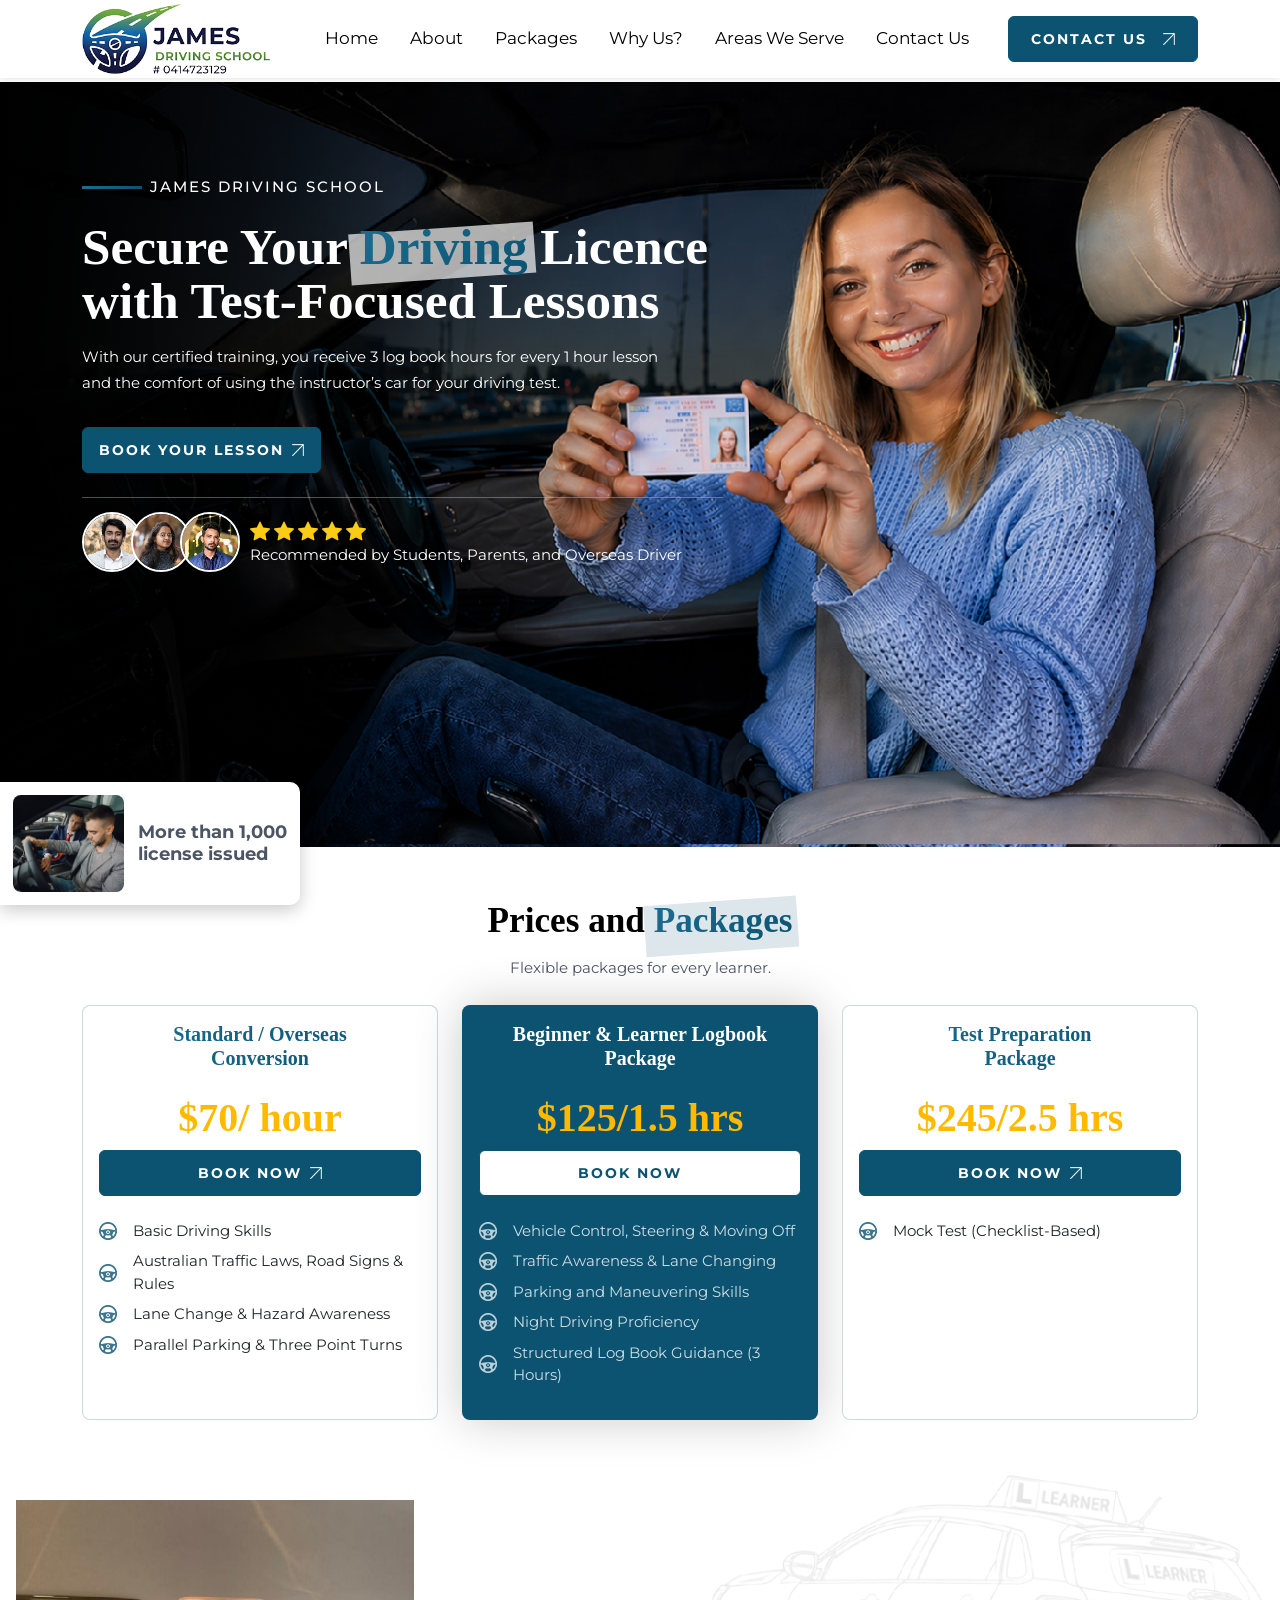
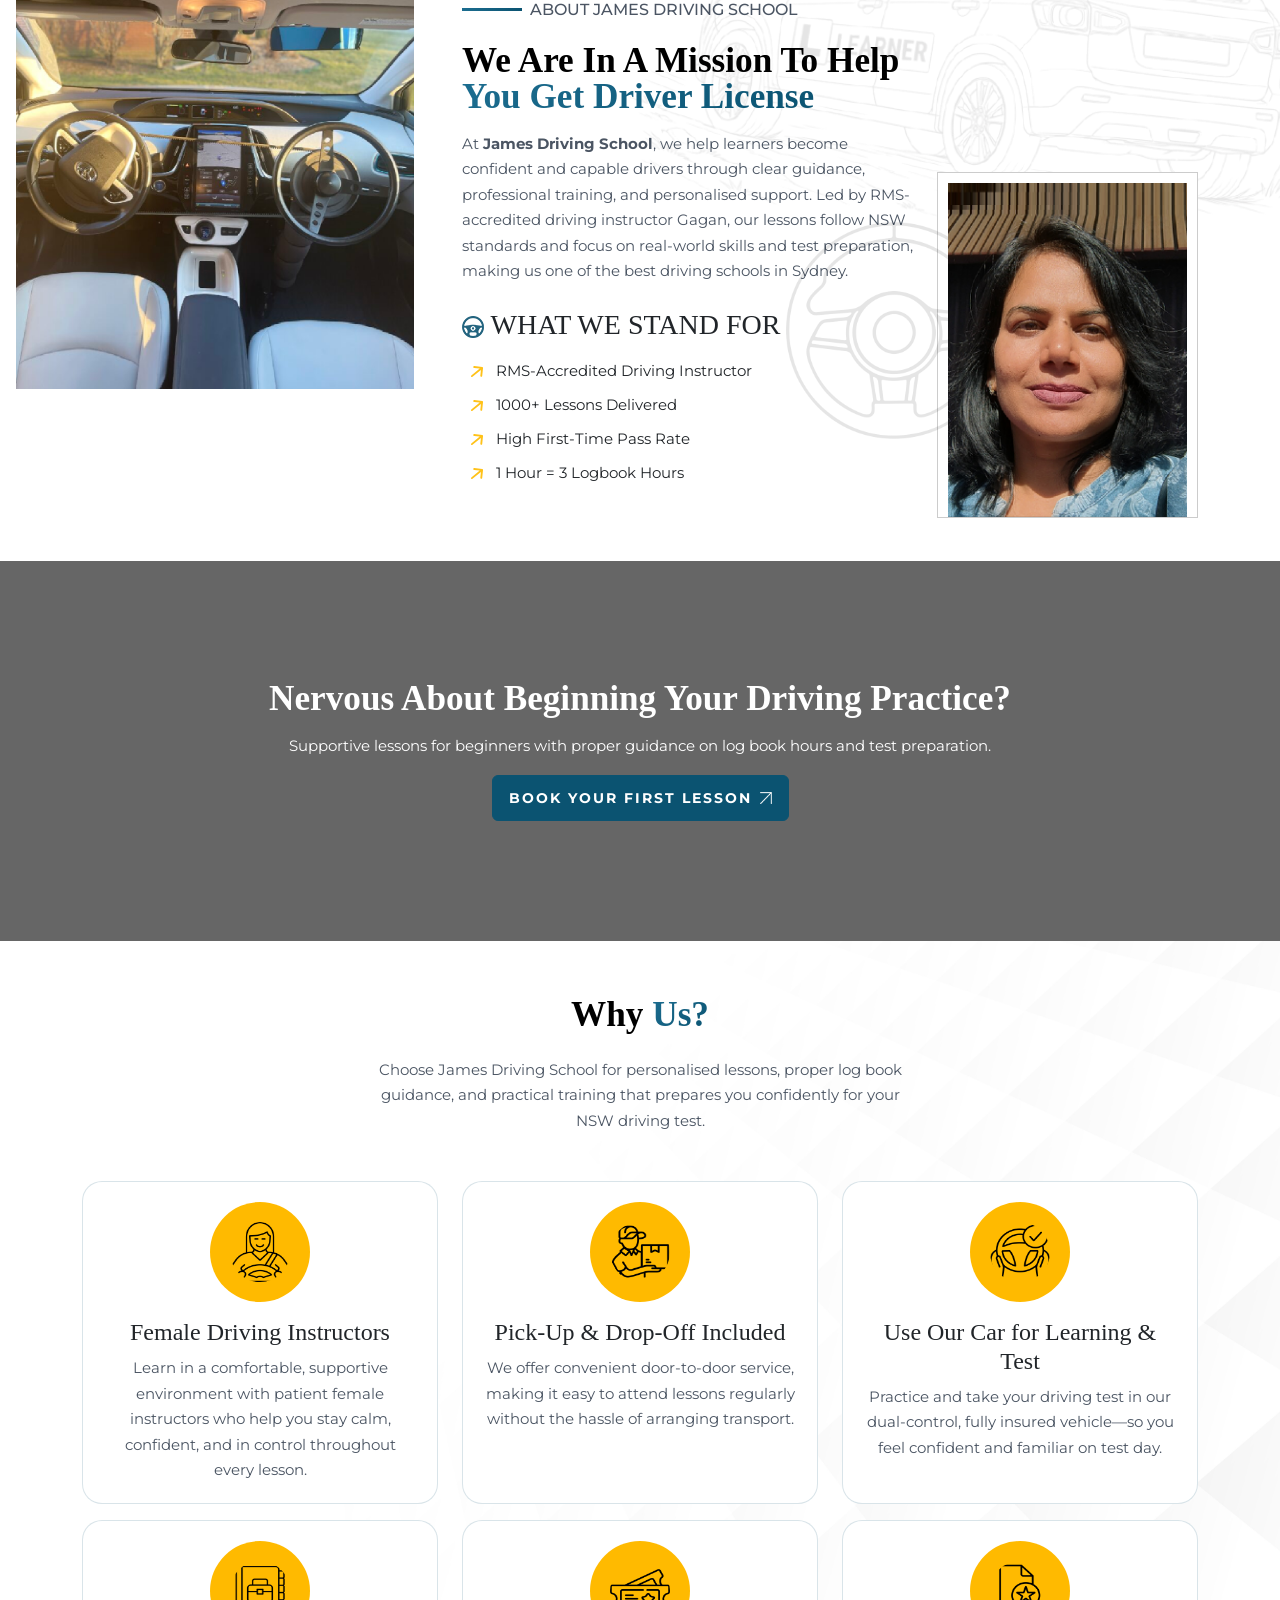
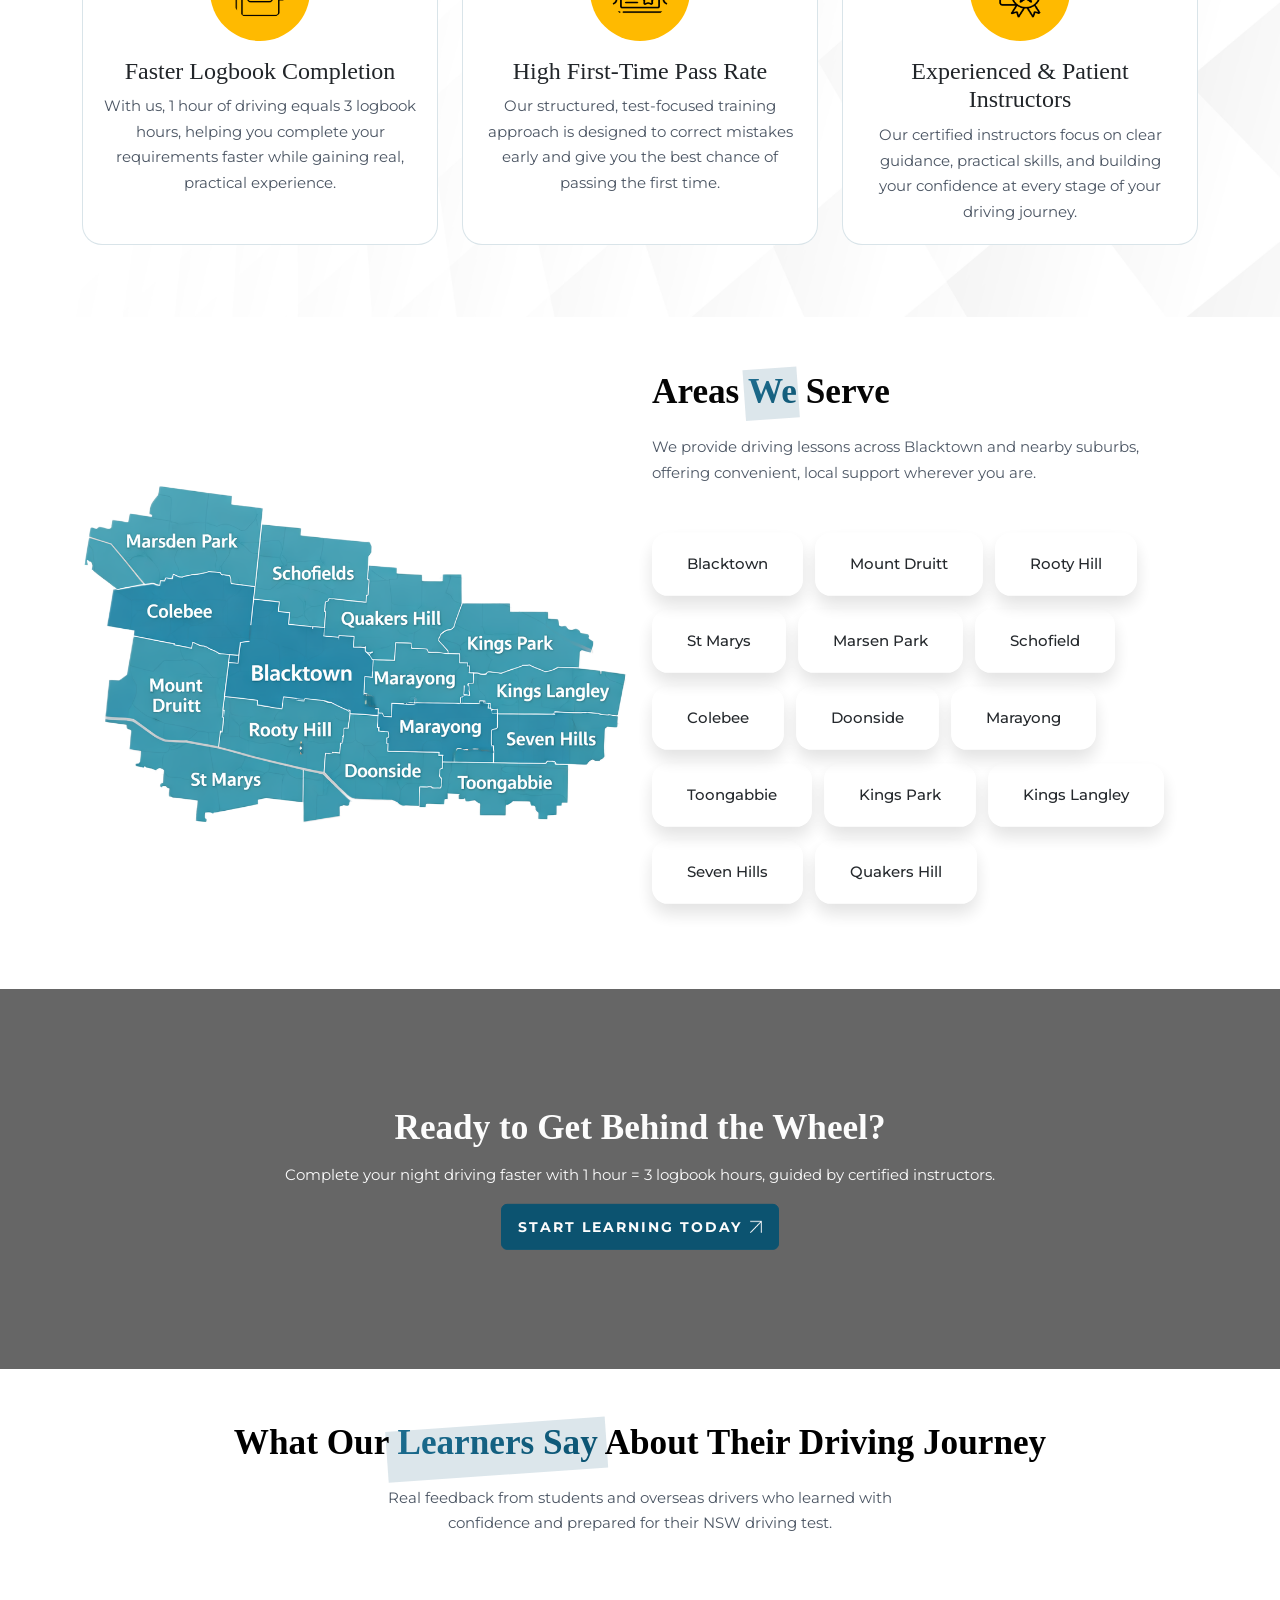
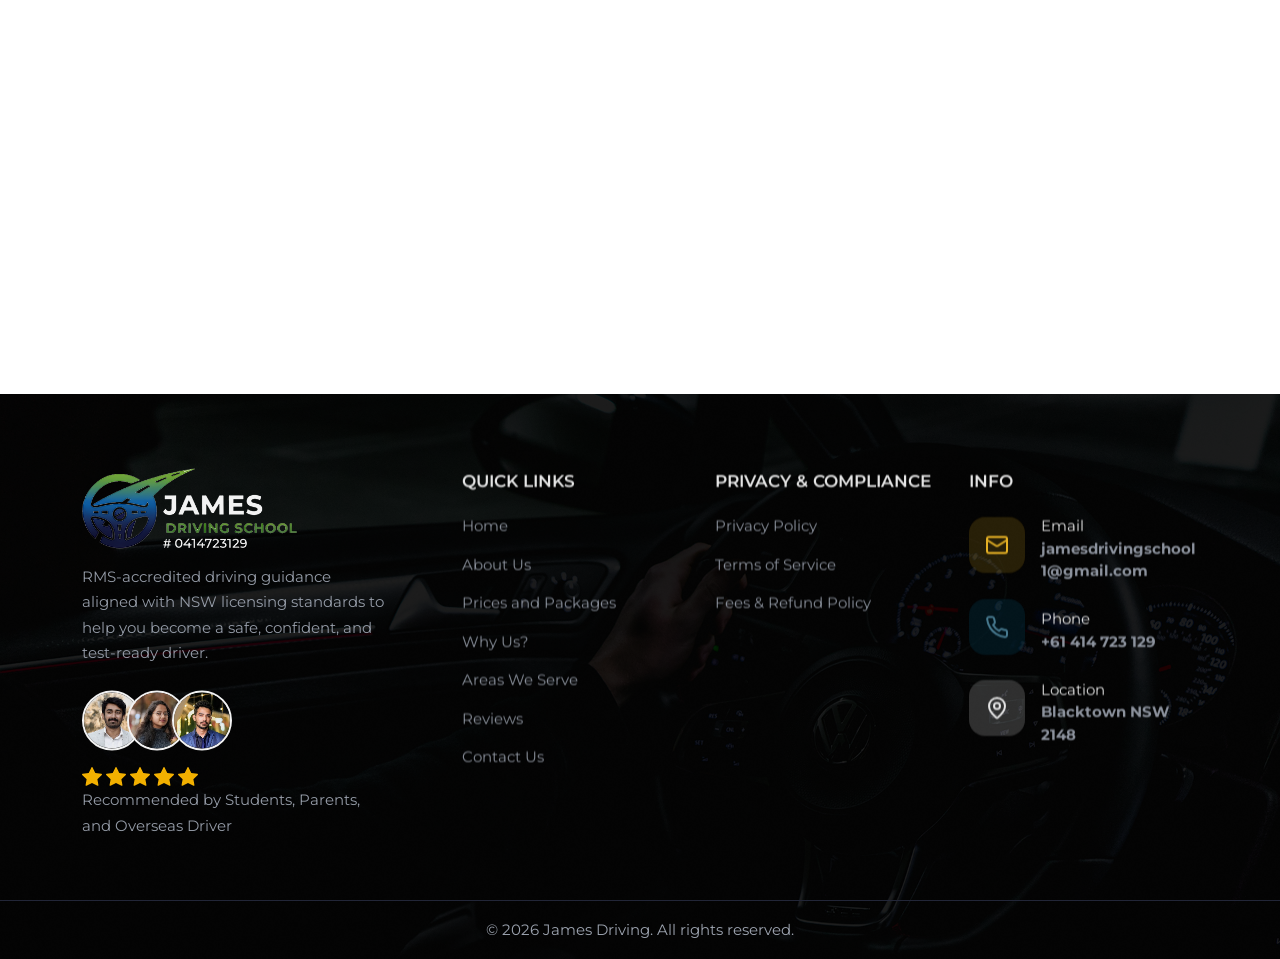
<file: index.html>
<!DOCTYPE html>
<html lang="en">
   <head>
      <meta charset="UTF-8">
      <meta http-equiv="X-UA-Compatible" content="IE=edge">
      <meta name="viewport" content="width=device-width, initial-scale=1.0">
      <title>James Driving</title>
      <link rel="shortcut icon" href="./images/favicon.png">
      <link rel="stylesheet" href="css/bootstrap.min.css">
      <link rel="stylesheet" href="css/custom.css">
      <link rel="stylesheet" href="css/owl.carousel.min.css">
   </head>
   <body >


      <!-------------------------------------------------------
         --------------------------- header ---------------------
         --------------------------------------------------------> 
      <header id="myHeader" class="position-fixed z-3 w-100 px-lg-3 --transition-ease">
         <nav class="navbar navbar-expand-lg bg-body-tertiary bg-transparent py-1 --transition-ease">
            <div class="container position-relative">
               <div class="head">
                  <a class="navbar-brand" href="index.html">
                  <img src="./images/logo.png" class="logo-img --transition-ease">
                  <img src="images/logo.png" class="footerlogo logo-img --transition-ease" alt="logo"/>
                  </a>
               </div>
               <div class="headmenu">
                  <button class="navbar-toggler collapsed" type="button" data-bs-toggle="collapse" data-bs-target="#navbarSupportedContent" aria-controls="navbarSupportedContent" aria-expanded="false" aria-label="Toggle navigation">
                     <img src="images/menu2.png" alt="menu2"/>
                     <!-- <img class="d-none" src="images/menu2w.png" alt="menu2"/> -->
                  </button>
                  <div class="collapse navbar-collapse" id="navbarSupportedContent">
                     <div class="container" >
                        <ul class="navbar-nav me-auto mb-2 mb-lg-0">
                           <li class="nav-item"><a class="nav-link text-black px-xl-3" href="index.html">Home</a></li>
                           <li class="nav-item"><a class="nav-link text-black px-xl-3" href="index.html#about">About</a></li>
                           <li class="nav-item"><a class="nav-link text-black px-xl-3" href="index.html#packages">Packages</a></li>
                           <li class="nav-item"><a class="nav-link text-black px-xl-3" href="index.html#whyus">Why Us?</a></li>
                           <li class="nav-item"><a class="nav-link text-black px-xl-3" href="index.html#areas">Areas We Serve</a></li>
                           <li class="nav-item"><a class="nav-link text-black px-xl-3" href="index.html#contact">Contact Us</a></li>
                        </ul>
                        <a href="https://api.whatsapp.com/send/?phone=0414723129&text=Hi, I’d like to book a driving lesson with James Driving School. Can you please share available slots?" class="d-block mb-3 d-lg-none text-white btn btn-lg rounded rounded-2 text-uppercase px-3 px-xl-4 align-items-center justify-content-center fw-bold" >Contact Us <img src="images/arrow.png" class="ms-3" alt="arrow" height="12px" width="12px"/></a>
                     </div>
                  </div>
               </div>
               <div class="head text-end">
                  <a href="https://api.whatsapp.com/send/?phone=0414723129&text=Hi, I’d like to book a driving lesson with James Driving School. Can you please share available slots?" class="text-white btn btn-lg rounded rounded-2 text-uppercase px-2 px-xxl-3 d-inline-flex align-items-center justify-content-center fw-bold" >Contact Us <img src="images/arrow.png" class="ms-3" alt="arrow" height="12px" width="12px"/></a>
               </div>
            </div>
         </nav>
      </header>


      <!-------------------------------------------------------
         --------------------------- banner_video ---------------------
         --------------------------------------------------------> 
      <section class="banner_video position-relative z-2 text-center text-sm-start overflow-hidden py-5"  style="background-image:url(./images/banner_n.jpg)">
         <div class="cont mb-0 lg-md-5 mb-lg-0 z-3 w-100 box d-flex align-items-center pt-md-5 text-center text-lg-start position-relative z-2">
            <div class="container mt-md-4 mt-xxl-5">
               <div class="row mt-4">
                  <div class="col-md-10 col-lg-8 m-auto m-xl-0 text-center text-xl-start  col-xl-7">
                     <p class="text-uppercase h6 d-flex align-items-center gap-2 mb-4 text-white"><span class="line-accent"></span> James Driving School<span class="line-accent d-block d-lg-none"></span></p>
                     <h1 class="mb-sm-3 mb-md-0  fs-1 text-white pb-2 pb-md-3 pb-xxl-4 text-center text-xl-start fw-bolder" >Secure Your <span class="custom-color position-relative"><span class="bg1 position-absolute top-50 start-50 "></span>Driving</span>
                        Licence with Test-Focused Lessons 
                     </h1>
                     <p class="fw-normal pb-2 pb-xxl-4 pe-lg-5 fs-6 text-white">With our certified training, you receive 3 log book hours for every 1 hour lesson and the comfort of using the instructor’s car for your driving test. </p>
                     <div class="row mb-3 mb-xl-4 d-none d-xxl-flex">
                        <div class="col-sm-6 col-xxl-5">
                           <div class="set d-xl-flex gap-3 align-items-center ">
                              <span class="d-flex align-items-center">
                              <img src="images/learner.png" class="w-100" alt="banner"/>
                              </span>
                              <h5 class="text-white ">Beginner & First-Time <br>Drivers </h5>
                           </div>
                        </div>
                        <div class="col-sm-6 col-xxl-5">
                           <div class="set d-xl-flex gap-3 align-items-center">
                              <span class="d-flex align-items-center">
                              <img src="images/learner2.png" class="w-100" alt="banner"/>
                              </span>
                              <h5 class="text-white ">Overseas & Intermediate <br>Drivers</h5>
                           </div>
                        </div>
                     </div>
                     <p class="mt-4">
                        <a target="_blank" href="https://api.whatsapp.com/send/?phone=0414723129&text=Hi, I’d like to book a driving lesson with James Driving School. Can you please share available slots?" class="custom-btn text-white rounded-2 btn btn-lg mb-2 mb-md-0 rounded rounded-0 text-uppercase me-md-4 d-inline-flex align-items-center justify-content-center fw-bold" >Book Your Lesson <img src="images/arrow.png" class="ms-2" alt="arrow" height="12px" width="12px"/></a>
                        <!-- <a href="#" class="custom-btn btn videobtn btn-lg bg-transparent rounded-0 text-uppercase d-inline-flex align-items-center justify-content-center fw-bold border-0 w-auto"><span><i class="bi bi-youtube"></i></span> Watch Intro</a>
                           -->
                     </p>
                     <p class="stars mt-4 mt-xxl-5 text-start">
                        <span class="images">
                        <img src="images/user1.png" class="rounded-circle" alt="user1"/>
                        <img src="images/user2.png" class="rounded-circle" alt="user2"/>
                        <img src="images/user3.png" class="rounded-circle"  alt="user3"/>
                        </span>
                        <span>
                           <span class="custom-color2 d-block">
                              <svg xmlns="http://www.w3.org/2000/svg" width="20" height="20" fill="currentColor" class="bi bi-star-fill" viewBox="0 0 16 16">
                                 <path d="M3.612 15.443c-.386.198-.824-.149-.746-.592l.83-4.73L.173 6.765c-.329-.314-.158-.888.283-.95l4.898-.696L7.538.792c.197-.39.73-.39.927 0l2.184 4.327 4.898.696c.441.062.612.636.282.95l-3.522 3.356.83 4.73c.078.443-.36.79-.746.592L8 13.187l-4.389 2.256z"/>
                              </svg>
                              <svg xmlns="http://www.w3.org/2000/svg" width="20" height="20" fill="currentColor" class="bi bi-star-fill" viewBox="0 0 16 16">
                                 <path d="M3.612 15.443c-.386.198-.824-.149-.746-.592l.83-4.73L.173 6.765c-.329-.314-.158-.888.283-.95l4.898-.696L7.538.792c.197-.39.73-.39.927 0l2.184 4.327 4.898.696c.441.062.612.636.282.95l-3.522 3.356.83 4.73c.078.443-.36.79-.746.592L8 13.187l-4.389 2.256z"/>
                              </svg>
                              <svg xmlns="http://www.w3.org/2000/svg" width="20" height="20" fill="currentColor" class="bi bi-star-fill" viewBox="0 0 16 16">
                                 <path d="M3.612 15.443c-.386.198-.824-.149-.746-.592l.83-4.73L.173 6.765c-.329-.314-.158-.888.283-.95l4.898-.696L7.538.792c.197-.39.73-.39.927 0l2.184 4.327 4.898.696c.441.062.612.636.282.95l-3.522 3.356.83 4.73c.078.443-.36.79-.746.592L8 13.187l-4.389 2.256z"/>
                              </svg>
                              <svg xmlns="http://www.w3.org/2000/svg" width="20" height="20" fill="currentColor" class="bi bi-star-fill" viewBox="0 0 16 16">
                                 <path d="M3.612 15.443c-.386.198-.824-.149-.746-.592l.83-4.73L.173 6.765c-.329-.314-.158-.888.283-.95l4.898-.696L7.538.792c.197-.39.73-.39.927 0l2.184 4.327 4.898.696c.441.062.612.636.282.95l-3.522 3.356.83 4.73c.078.443-.36.79-.746.592L8 13.187l-4.389 2.256z"/>
                              </svg>
                              <svg xmlns="http://www.w3.org/2000/svg" width="20" height="20" fill="currentColor" class="bi bi-star-fill" viewBox="0 0 16 16">
                                 <path d="M3.612 15.443c-.386.198-.824-.149-.746-.592l.83-4.73L.173 6.765c-.329-.314-.158-.888.283-.95l4.898-.696L7.538.792c.197-.39.73-.39.927 0l2.184 4.327 4.898.696c.441.062.612.636.282.95l-3.522 3.356.83 4.73c.078.443-.36.79-.746.592L8 13.187l-4.389 2.256z"/>
                              </svg>
                           </span>
                           <span class="text-white">
                           Recommended by Students, Parents, and Overseas Driver
                           </span>
                        </span>
                     </p>
                  </div>
               </div>
            </div>
         </div>
      </section>


      <!-------------------------------------------------------
         --------------------------- prices ---------------------
         --------------------------------------------------------> 
      <section class="prices py-4 py-xl-5 position-relative text-center text-lg-start" id="packages" >
         <!-- <h3 class="la">L</h3> -->
         <div class="cta_left position-absolute start-0 top-0 box">
            <img src="images/banner.png" class="rounded-3" alt="banner"/>
            <p class="fw-bold mb-0">More than 1,000 license issued</p>
         </div>
         <div class="container pb-lg-5">
            <h2 class="mb-sm-4 mb-md-3 fs-2 text-black text-center fw-bolder" >
            Prices and <span class="custom-color position-relative"><span class="bg1 position-absolute top-50 start-50 "></span>Packages</span></h1>
            <p class="text-center">Flexible packages for every learner.</p>
            <div class="row box mt-4 justify-content-center">
               <div class="col-md-4 mb-3 mb-xl-0">
                  <div class="set text-center p-3 p-xxl-4 pb-2 rounded-3 h-100">
                     <h4 class="mb-0 custom-color fw-bolder mb-4">Standard / Overseas <br>Conversion</h4>
                     <h3 class="custom-color2 fs-1 fw-bold">$70/ hour</h3>
                     <a target="_blank" href="https://api.whatsapp.com/send/?phone=0414723129&text=Hi, I’d like to book a driving lesson with James Driving School. Can you please share available slots?" class="custom-btn w-100 text-white rounded-2 btn btn-lg mb-2 mb-md-0 rounded rounded-0 text-uppercase me-md-4 d-inline-flex align-items-center justify-content-center fw-bold">Book Now <img src="images/arrow.png" class="ms-2" alt="arrow" height="12px" width="12px"></a>
                     <ul class="ps-0 list-unstyled mt-4 text-start">
                        <li class=" mb-2 d-flex align-items-center gap-3">
                           <img src="images/sticon.png" alt="sticon"/>
                           Basic Driving Skills 
                        </li>
                        <li class="mb-2 d-flex align-items-center gap-3">
                           <img src="images/sticon.png" alt="sticon"/>
                           Australian Traffic Laws, Road Signs & Rules 
                        </li>
                        <li class="mb-2 d-flex align-items-center gap-3">
                           <img src="images/sticon.png" alt="sticon"/>
                           Lane Change & Hazard Awareness
                        </li>
                        <li class="mb-2 d-flex align-items-center gap-3">
                           <img src="images/sticon.png" alt="sticon"/>
                           Parallel Parking & Three Point Turns
                        </li>
                     </ul>
                  </div>
               </div>
               <div class="col-md-4 mb-3 mb-xl-0">
                  <div class="set text-center p-3 p-xxl-4 pb-3 active rounded-3 h-100">
                     <h4 class="mb-0 custom-color fw-bolder mb-4">Beginner & Learner Logbook Package</h4>
                     <h3 class="custom-color2 fs-1 fw-bold">$125/1.5 hrs</h3>
                     <a target="_blank" href="https://api.whatsapp.com/send/?phone=0414723129&text=Hi, I’d like to book a driving lesson with James Driving School. Can you please share available slots?" class="custom-btn w-100 text-white rounded-2 btn btn-lg mb-2 mb-md-0 rounded rounded-0 text-uppercase me-md-4 d-inline-flex align-items-center justify-content-center fw-bold">Book Now <img src="images/arrow.png" class="ms-2" alt="arrow" height="12px" width="12px"></a>
                     <ul class="ps-0 list-unstyled mt-4 text-start ">
                        <li class=" mb-2 d-flex align-items-center gap-3 ">
                           <img src="images/sticonwhite.png" alt="sticon"/>
                           Vehicle Control, Steering & Moving Off
                        </li>
                        <li class="mb-2 d-flex align-items-center gap-3">
                           <img src="images/sticonwhite.png" alt="sticon"/>
                           Traffic Awareness & Lane Changing
                        </li>
                        <li class="mb-2 d-flex align-items-center gap-3">
                           <img src="images/sticonwhite.png" alt="sticon"/>
                           Parking and Maneuvering Skills
                        </li>
                        <li class="mb-2 d-flex align-items-center gap-3">
                           <img src="images/sticonwhite.png" alt="sticon"/>Night Driving Proficiency
                        </li>
                        <li class="mb-2 d-flex align-items-center gap-3">
                           <img src="images/sticonwhite.png" alt="sticon"/>Structured Log Book Guidance (3 Hours)
                        </li>
                     </ul>
                  </div>
               </div>
               <div class="col-md-4 mb-3 mb-xl-0">
                  <div class="set text-center p-3 p-xxl-4 pb-2 rounded-3 h-100">
                     <h4 class="mb-0 custom-color fw-bolder mb-4 ">Test Preparation <br>Package</h4>
                     <h3 class="custom-color2 fs-1 fw-bold">$245/2.5 hrs</h3>
                     <a target="_blank" href="https://api.whatsapp.com/send/?phone=0414723129&text=Hi, I’d like to book a driving lesson with James Driving School. Can you please share available slots?" class="custom-btn w-100 text-white rounded-2 btn btn-lg mb-2 mb-md-0 rounded rounded-0 text-uppercase me-md-4 d-inline-flex align-items-center justify-content-center fw-bold">Book Now <img src="images/arrow.png" class="ms-2" alt="arrow" height="12px" width="12px"></a>
                     <ul class="ps-0 list-unstyled mt-4 text-start">
                        <li class=" mb-2 d-flex align-items-center gap-3">
                           <img src="images/sticon.png" alt="sticon"/>
                           Mock Test (Checklist-Based) 
                        </li>
                     </ul>
                  </div>
               </div>
            </div>
         </div>
      </section>


      <!-------------------------------------------------------
         --------------------------- about ---------------------
         --------------------------------------------------------> 
      <section class="about position-relative text-center text-md-start" style="background-image:url(./images/driver-training1.png);" id="about">
         <div class="container py-0 py-xl-5 ">
            <div class="row">
               <div class="col-lg-4 box mb-3" >
                  <div class="pe-lg-4 left_about">
                     <img src="images/car.png" class="w-100 carimg" alt="imgs"/>
                  </div>
               </div>
               <div class="col-md-7 col-lg-5 box">
                  <p class="text-uppercase h6 d-flex align-items-center gap-2 mb-4"><span class="line-accent"></span>About James Driving School <span class="line-accent d-block d-lg-none"></span></p>
                  <h2 class="mb-sm-3 mb-md-0  fs-2 text-black pb-2 pb-md-3 pb-xxl-4 text-center text-md-start fw-bolder">We Are In A Mission To Help 
                     <span class="custom-color">You Get Driver License</span>
                  </h2>
                  <p class="fs-6">At <b>James Driving School</b>, we help learners become confident and capable drivers through clear guidance, professional training, and personalised support. Led by RMS-accredited driving instructor Gagan, our lessons follow NSW standards and focus on real-world skills and test preparation, making us one of the best driving schools in Sydney.</p>
                  <div class="ps-lg-0">
                     <h4 class="mt-4 fs-3 text-start">
                        <img src="images/sticon2.png" alt="sticon"/>
                        WHAT WE STAND FOR
                     </h4>
                     <ul class="ps-0 list-unstyled mt-3 text-start">
                        <li class="fs-6 mb-1">
                           <svg xmlns="http://www.w3.org/2000/svg" width="16" height="16" fill="#ffc219" class="bi bi-arrow-left-short" viewBox="0 0 16 16">
                              <path fill-rule="evenodd" d="M12 8a.5.5 0 0 1-.5.5H5.707l2.147 2.146a.5.5 0 0 1-.708.708l-3-3a.5.5 0 0 1 0-.708l3-3a.5.5 0 1 1 .708.708L5.707 7.5H11.5a.5.5 0 0 1 .5.5"/>
                           </svg>
                           RMS-Accredited Driving Instructor
                        </li>
                        <li class="fs-6 mb-1">
                           <svg xmlns="http://www.w3.org/2000/svg" width="18" height="v" fill="#ffc219" class="bi bi-arrow-left-short" viewBox="0 0 16 16">
                              <path fill-rule="evenodd" d="M12 8a.5.5 0 0 1-.5.5H5.707l2.147 2.146a.5.5 0 0 1-.708.708l-3-3a.5.5 0 0 1 0-.708l3-3a.5.5 0 1 1 .708.708L5.707 7.5H11.5a.5.5 0 0 1 .5.5"/>
                           </svg>
                           1000+ Lessons Delivered
                        </li>
                        <li class="fs-6 mb-1">
                           <svg xmlns="http://www.w3.org/2000/svg" width="18" height="v" fill="#ffc219" class="bi bi-arrow-left-short" viewBox="0 0 16 16">
                              <path fill-rule="evenodd" d="M12 8a.5.5 0 0 1-.5.5H5.707l2.147 2.146a.5.5 0 0 1-.708.708l-3-3a.5.5 0 0 1 0-.708l3-3a.5.5 0 1 1 .708.708L5.707 7.5H11.5a.5.5 0 0 1 .5.5"/>
                           </svg>
                           High First-Time Pass Rate
                        </li>
                        <li class="fs-6 mb-1">
                           <svg xmlns="http://www.w3.org/2000/svg" width="18" height="v" fill="#ffc219" class="bi bi-arrow-left-short" viewBox="0 0 16 16">
                              <path fill-rule="evenodd" d="M12 8a.5.5 0 0 1-.5.5H5.707l2.147 2.146a.5.5 0 0 1-.708.708l-3-3a.5.5 0 0 1 0-.708l3-3a.5.5 0 1 1 .708.708L5.707 7.5H11.5a.5.5 0 0 1 .5.5"/>
                           </svg>
                           1 Hour = 3 Logbook Hours 
                        </li>
                     </ul>
                  </div>
               </div>
               <div class="col-md-5 col-lg-3 box">
                  <div class="oner position-relative mt-lg-5">
                     <img src="images/oner.png" class="w-100 position-relative z-2" alt="imgs"/>
                     <div class='box1 up-down'> 
                        <img src="images/carsteeringicon.png" class="carsteeringicon" alt="carsteeringicon"/>
                     </div>
                  </div>
               </div>
            </div>
         </div>
      </section>
      <!-------------------------------------------------------
         --------------------------- cta ---------------------
         --------------------------------------------------------> 
      <section class="cta afterbg text-center position-relative text-lg-start " style="background-image:url(./images/cta1.png);  background-size: cover; background-position: center center  background-attachment: fixed;">
         <div class="container ">
            <div class="position-relative z-1 box">
               <h2 class="mb-sm-3 mb-md-0  fs-2 text-white pb-2 pb-md-3 pb-xxl-4 text-center fw-bolder" >
               Nervous About Beginning Your Driving Practice? </h1>
               <p class="text-center text-white">Supportive lessons for beginners with proper guidance on log book hours and test preparation.</p>
               <p class="text-center mb-0">
                  <a target="_blank" href="https://api.whatsapp.com/send/?phone=0414723129&text=Hi, I’d like to book a driving lesson with James Driving School. Can you please share available slots?" class="custom-btn text-white rounded-2 btn btn-lg mb-2 mb-md-0 rounded rounded-0 text-uppercase d-inline-flex align-items-center justify-content-center fw-bold">Book Your First Lesson <img src="images/arrow.png" class="ms-2" alt="arrow" height="12px" width="12px"></a>
               </p>
            </div>
         </div>
      </section>


      <!-------------------------------------------------------
         --------------------------- Lessons ---------------------
         --------------------------------------------------------> 
      <section class="lessons text-center py-4 py-xl-5 position-relative" id="whyus"  style="background-image:url(./images/bg.jpg);  background-size: cover; background-position: center center  background-attachment: fixed;" >
         <div class='box1 up-down'><img src="images/carsteeringicon.png" class="carsteeringicon2" alt="carsteeringicon"></div>
         <div class="container">
            <h2 class="mb-3 mb-xl-4 fs-2 text-black fw-bold">Why <span class="custom-color position-relative"><span class="position-absolute top-50 start-50 "></span> Us?</span></h2>
            <p class="w-50 mb-3 mb-lg-5 text-center m-auto">Choose James Driving School for personalised lessons, proper log book guidance, and practical training that prepares you confidently for your NSW driving test.</p>
            <div class="row box">
               <div class="col-sm-6 col-lg-4 mb-3">
                  <div class="set h-100">
                     <img src="images/whyusicon1.png" alt="whyusicon1"/>
                     <h4  class="mt-3">Female Driving Instructors</h4>
                     <p>Learn in a comfortable, supportive environment with patient female instructors who help you stay calm, confident, and in control throughout every lesson.</p>
                  </div>
               </div>
               <div class="col-sm-6 col-lg-4 mb-3">
                  <div class="set h-100">
                     <img src="images/whyusicon2.png" alt="whyusicon1"/>
                     <h4  class="mt-3">Pick-Up & Drop-Off Included</h4>
                     <p>We offer convenient door-to-door service, making it easy to attend lessons regularly without the hassle of arranging transport.</p>
                  </div>
               </div>
               <div class="col-sm-6 col-lg-4 mb-3">
                  <div class="set h-100">
                     <img src="images/whyusicon3.png" alt="whyusicon1"/>
                     <h4 class="mt-3">Use Our Car for Learning & Test</h4>
                     <p>Practice and take your driving test in our dual-control, fully insured vehicle—so you feel confident and familiar on test day.</p>
                  </div>
               </div>
               <div class="col-sm-6 col-lg-4 mb-3">
                  <div class="set h-100">
                     <img src="images/whyusicon4.png" alt="whyusicon1"/>
                     <h4  class="mt-3">Faster Logbook Completion</h4>
                     <p class="pb-0">With us, 1 hour of driving equals 3 logbook hours, helping you complete your requirements faster while gaining real, practical experience.</p>
                  </div>
               </div>
               <div class="col-sm-6 col-lg-4 mb-3">
                  <div class="set h-100">
                     <img src="images/whyusicon5.png" alt="whyusicon1"/>
                     <h4  class="mt-3">High First-Time Pass Rate</h4>
                     <p class="pb-0">Our structured, test-focused training approach is designed to correct mistakes early and give you the best chance of passing the first time.</p>
                  </div>
               </div>
               <div class="col-sm-6 col-lg-4 mb-3">
                  <div class="set">
                     <img src="images/whyusicon6.png" alt="whyusicon1"/>
                     <h4 class="mt-3">Experienced & Patient Instructors</h4>
                     <p class="pb-0">Our certified instructors focus on clear guidance, practical skills, and building your confidence at every stage of your driving journey.</p>
                  </div>
               </div>
            </div>
         </div>
      </section>


      <!-------------------------------------------------------
         --------------------------- Areas ---------------------
         --------------------------------------------------------> 
      <section class="areas py-4 py-xl-5 position-relative text-center text-lg-start" id="areas" >
         <div class="container">
            <div class="row box align-items-center">
               <div class="col-lg-6  mapimage1">
                  <!--         
                     <img src="images/mapimage.png" alt="mapimage" class="images w-100"/> -->
                  <img src="images/mapimage1.png" alt="mapimage" class="w-100"/>
               </div>
               <div class="col-lg-6">
                  <h2 class="mb-3 mb-xl-4 fs-2 text-black fw-bold ">Areas <span class="custom-color position-relative"><span class="bg1 position-absolute top-50 start-50 "></span> We</span> Serve</h2>
                  <p class="mb-3 mb-lg-5 ">We provide driving lessons across Blacktown and nearby suburbs, offering convenient, local support wherever you are.</p>
                  <ul class="p-0">
                     <li>Blacktown</li>
                     <li>Mount Druitt</li>
                     <li>Rooty Hill</li>
                     <li>St Marys</li>
                     <li>Marsen Park</li>
                     <li>Schofield</li>
                     <li>Colebee</li>
                     <li>Doonside</li>
                     <li>Marayong</li>
                     <li>Toongabbie</li>
                     <li>Kings Park</li>
                     <li>Kings Langley</li>
                     <li>Seven Hills</li>
                     <li>Quakers Hill</li>
                  </ul>
               </div>
            </div>
         </div>
      </section>


      <!-------------------------------------------------------
         --------------------------- cta ---------------------
         --------------------------------------------------------> 
      <section class="cta afterbg text-center position-relative text-lg-start " style="background-image:url(./images/cta2.png);  background-size: cover; background-position: center center  background-attachment: fixed;">
         <div class="container ">
            <div class="position-relative z-1 box">
               <h2 class="mb-sm-3 mb-md-0  fs-2 text-white pb-2 pb-md-3 pb-xxl-4 text-center fw-bolder" >
               Ready to Get Behind the Wheel?</h1>
               <p class="text-center text-white">Complete your night driving faster with 1 hour = 3 logbook hours, guided by certified instructors.</p>
               <p class="text-center mb-0">
                  <a target="_blank" href="https://api.whatsapp.com/send/?phone=0414723129&text=Hi, I’d like to book a driving lesson with James Driving School. Can you please share available slots?" class="custom-btn text-white rounded-2 btn btn-lg mb-2 mb-md-0 rounded rounded-0 text-uppercase d-inline-flex align-items-center justify-content-center fw-bold">Start Learning Today <img src="images/arrow.png" class="ms-2" alt="arrow" height="12px" width="12px"></a>
               </p>
            </div>
         </div>
      </section>


      <!-------------------------------------------------------
         --------------------------- testimonial ---------------------
         --------------------------------------------------------> 
      <section class="testimonial py-4 py-xl-5 position-relative" id="reviews" >
         <div class="container">
            <h2 class="mb-3 mb-xl-4 fs-2 text-black fw-bold text-center">What Our <span class="custom-color position-relative"><span class="bg1 position-absolute top-50 start-50 "></span> Learners Say</span> About Their Driving Journey</h2>
            <p class="w-50 mb-3 mb-lg-4 m-auto text-center">Real feedback from students and overseas drivers who learned with confidence and prepared for their NSW driving test. </p>
            <div class="owl-carousel testimonial-carousel owl-theme  mb-2 box position-relative ps-25%">
               <div class="item">
                  <div class="set py-3 px-5 rounded-3 d-flex gap-4 align-items-center ">
                     <img src="images/koma.png" class="rounded-4" alt="user2"> 
                     <div>
                        <!-- <img src="images/koma.png" alt="koma"/> -->
                        <p class="mt-0"><i>Ms Gagan is very patient and explains things properly. I used to get confused at roundabouts and lane changes, but she broke it down step by step. After a few lessons I felt much more confident and passed my test on first attempt.
                           </i>
                        </p>
                        <div class="user">
                           <h6  class="fs-5 fw-bold">Liam Carter</h6>
                        </div>
                     </div>
                  </div>
               </div>
               <div class="item">
                  <div class="set py-3 px-5 rounded-3 d-flex gap-4 align-items-center ">
                     <img src="images/koma.png" class="rounded-4" alt="user2"> 
                     <div>
                        <!-- <img src="images/koma.png" alt="koma"/> -->
                        <p class="mt-0"><i>I was really nervous in the beginning and would panic in traffic. Ms Gagan helped me stay calm and gave simple tips that actually worked. She never rushed and made sure I was comfortable before moving ahead. Highly recommend.
                           </i>
                        </p>
                        <div class="user">
                           <h6  class="fs-5 fw-bold">Sophie Williams</h6>
                        </div>
                     </div>
                  </div>
               </div>
               <div class="item">
                  <div class="set py-3 px-5 rounded-3 d-flex gap-4 align-items-center ">
                     <img src="images/koma.png" class="rounded-4" alt="user2">
                     <div>
                        <!-- <img src="images/koma.png" alt="koma"/> -->
                        <p class="mt-0"><i>I had driving experience from overseas but struggled with Australian road rules and test expectations. My instructor explained everything clearly, especially give way rules and positioning. I passed my test without any issues.
                           </i>
                        </p>
                        <div class="user">
                           <h6  class="fs-5 fw-bold">Arjun Patel</h6>
                        </div>
                     </div>
                  </div>
               </div>
               <div class="item">
                  <div class="set py-3 px-5 rounded-3 d-flex gap-4 align-items-center ">
                     <img src="images/koma.png" class="rounded-4" alt="user2">
                     <div>
                        <p class="mt-0"><i>Before joining, I had failed once and didn’t know what I was doing wrong. My instructor was focused on my mistakes and helped me fix them. The mock test really helped and I passed on my next attempt.
                           </i>
                        </p>
                        <div class="user">
                           <h6  class="fs-5 fw-bold">Ravi</h6>
                        </div>
                     </div>
                  </div>
               </div>
               <div class="item">
                  <div class="set py-3 px-5 rounded-3 d-flex gap-4 align-items-center ">
                     <img src="images/koma.png" class="rounded-4" alt="user2">
                     <div>
                        <p class="mt-0"><i>Really good experience overall. I had trouble with parking and judging distance, but the instructor made me practice until I got it right. Very patient and supportive.
                           </i>
                        </p>
                        <div class="user">
                           <h6  class="fs-5 fw-bold">Mia</h6>
                        </div>
                     </div>
                  </div>
               </div>
               <div class="item">
                  <div class="set py-3 px-5 rounded-3 d-flex gap-4 align-items-center ">
                     <img src="images/koma.png" class="rounded-4" alt="user2">
                     <div>
                        <p class="mt-0"><i>Good structured lessons. I already knew basic driving but needed help with test preparation and small mistakes. That made a big difference in my final test. 
                           </i>
                        </p>
                        <div class="user">
                           <h6  class="fs-5 fw-bold">Ethan</h6>
                        </div>
                     </div>
                  </div>
               </div>
            </div>
         </div>
      </section>


      <!-------------------------------------------------------
         --------------------------- footer ---------------------
         -------------------------------------------------------->
      <footer class="footer mb-0 bg-dark pt-3 pt-md-4 pt-xl-5  text-center text-md-start" id="contact"  style="background-image:url(./images/footerbg.png);  background-size: cover; background-position: center center  background-attachment: fixed;">
         <div class="container mt-4">
            <div class="row">
               <div class="col-lg-4 col-xxl-4 box" style="translate: none; rotate: none; scale: none; transform: translate(0px); opacity: 1; visibility: inherit;">
                  <div class="pe-0 pe-lg-4 pe-xl-5">
                     <a href="#" class="d-inline">  
                     <img src="images/footerlogo.png" class="footerlogo" alt="logo">
                     </a>
                     <p class="text-white mb-4 mt-3">RMS-accredited driving guidance aligned with NSW licensing standards to help you become a safe,
                        confident, and test-ready driver.
                     </p>
                     <p class="stars mt-4 mt-xxl-5 text-start">
                        <span class="images">
                        <img src="images/user1.png" class="rounded-circle" alt="user1"/>
                        <img src="images/user2.png" class="rounded-circle" alt="user2"/>
                        <img src="images/user3.png" class="rounded-circle"  alt="user3"/>
                        </span>
                        <span>
                           <span class="custom-color2 d-block">
                              <svg xmlns="http://www.w3.org/2000/svg" width="20" height="20" fill="currentColor" class="bi bi-star-fill" viewBox="0 0 16 16">
                                 <path d="M3.612 15.443c-.386.198-.824-.149-.746-.592l.83-4.73L.173 6.765c-.329-.314-.158-.888.283-.95l4.898-.696L7.538.792c.197-.39.73-.39.927 0l2.184 4.327 4.898.696c.441.062.612.636.282.95l-3.522 3.356.83 4.73c.078.443-.36.79-.746.592L8 13.187l-4.389 2.256z"/>
                              </svg>
                              <svg xmlns="http://www.w3.org/2000/svg" width="20" height="20" fill="currentColor" class="bi bi-star-fill" viewBox="0 0 16 16">
                                 <path d="M3.612 15.443c-.386.198-.824-.149-.746-.592l.83-4.73L.173 6.765c-.329-.314-.158-.888.283-.95l4.898-.696L7.538.792c.197-.39.73-.39.927 0l2.184 4.327 4.898.696c.441.062.612.636.282.95l-3.522 3.356.83 4.73c.078.443-.36.79-.746.592L8 13.187l-4.389 2.256z"/>
                              </svg>
                              <svg xmlns="http://www.w3.org/2000/svg" width="20" height="20" fill="currentColor" class="bi bi-star-fill" viewBox="0 0 16 16">
                                 <path d="M3.612 15.443c-.386.198-.824-.149-.746-.592l.83-4.73L.173 6.765c-.329-.314-.158-.888.283-.95l4.898-.696L7.538.792c.197-.39.73-.39.927 0l2.184 4.327 4.898.696c.441.062.612.636.282.95l-3.522 3.356.83 4.73c.078.443-.36.79-.746.592L8 13.187l-4.389 2.256z"/>
                              </svg>
                              <svg xmlns="http://www.w3.org/2000/svg" width="20" height="20" fill="currentColor" class="bi bi-star-fill" viewBox="0 0 16 16">
                                 <path d="M3.612 15.443c-.386.198-.824-.149-.746-.592l.83-4.73L.173 6.765c-.329-.314-.158-.888.283-.95l4.898-.696L7.538.792c.197-.39.73-.39.927 0l2.184 4.327 4.898.696c.441.062.612.636.282.95l-3.522 3.356.83 4.73c.078.443-.36.79-.746.592L8 13.187l-4.389 2.256z"/>
                              </svg>
                              <svg xmlns="http://www.w3.org/2000/svg" width="20" height="20" fill="currentColor" class="bi bi-star-fill" viewBox="0 0 16 16">
                                 <path d="M3.612 15.443c-.386.198-.824-.149-.746-.592l.83-4.73L.173 6.765c-.329-.314-.158-.888.283-.95l4.898-.696L7.538.792c.197-.39.73-.39.927 0l2.184 4.327 4.898.696c.441.062.612.636.282.95l-3.522 3.356.83 4.73c.078.443-.36.79-.746.592L8 13.187l-4.389 2.256z"/>
                              </svg>
                           </span>
                           <span>
                           Recommended by Students, Parents, and Overseas Driver
                           </span>
                        </span>
                     </p>
                  </div>
               </div>
               <div class="col-lg-8 col-xxl-8 box" style="translate: none; rotate: none; scale: none; transform: translate(0px); opacity: 1; visibility: inherit;">
                  <div class="row">
                     <div class="mt-4 mt-md-0 col-md-4 box" style="translate: none; rotate: none; scale: none; transform: translate(0px); opacity: 1; visibility: inherit;">
                        <div class="ps-xxl-5">
                           <h6 class="mb-3 mb-xl-4 text-uppercase">Quick Links</h6>
                           <ul class="p-0 menu">
                              <li class="list-none mb-2 mb-md-3 list-group-item "><a href="index.html" class="text-white">Home</a></li>
                              <li class="list-none mb-2 mb-md-3  list-group-item "><a href="index.html#about" class="text-white">About Us</a></li>
                              <li class="list-none mb-2 mb-md-3  list-group-item "><a href="index.html#packages" class="text-white">Prices and Packages</a></li>
                              <li class="list-none mb-2 mb-md-3  list-group-item "><a href="index.html#whyus" class="text-white">Why Us?</a></li>
                              <li class="list-none mb-2 mb-md-3  list-group-item "><a href="index.html#areas" class="text-white">Areas We Serve</a></li>
                              <li class="list-none mb-2 mb-md-3  list-group-item "><a href="index.html#reviews" class="text-white">Reviews</a></li>
                              <li class="list-none mb-2 mb-md-3  list-group-item "><a href="index.html#contact" class="text-white">Contact Us</a></li>
                           </ul>
                        </div>
                     </div>
                     <div class="mt-4 mt-md-0 col-md-4 box" style="translate: none; rotate: none; scale: none; transform: translate(0px); opacity: 1; visibility: inherit;">
                        <div class="pe-xxl-5">
                           <h6 class="mb-3 mb-xl-4 text-uppercase">Privacy & Compliance</h6>
                           <ul class="p-0 menu">
                              <li class="list-none mb-2 mb-md-3  list-group-item "><a href="privacy-policy.html" class="text-white">Privacy Policy
                                 </a>
                              </li>
                              <li class="list-none mb-2 mb-md-3  list-group-item "><a href="terms.html" class="text-white">Terms of Service</a></li>
                              <li class="list-none mb-2 mb-md-3  list-group-item "><a href="refund-policy.html" class="text-white">Fees & Refund Policy</a></li>
                              <!-- <li class="list-none mb-2 mb-md-3  list-group-item "><a href="#" class="text-white">Careers</a></li> -->
                           </ul>
                        </div>
                     </div>
                     <div class="mt-4 mt-md-0 col-md-4 box" style="translate: none; rotate: none; scale: none; transform: translate(0px); opacity: 1; visibility: inherit;">
                        <h6 class="mb-3 mb-xl-4 text-uppercase">Info</h6>
                        <ul class="ps-0 mt-4 mt-xxl-5 ready_ul">
                           <li class="list-none mb-3 mb-md-3  list-group-item d-md-flex align-items-center gap-3">
                              <span class="icon p-3 d-inline-flex rounded-4 mb-2">
                                 <svg xmlns="http://www.w3.org/2000/svg" style="color:#ffc529;" width="24" height="24" viewBox="0 0 24 24" fill="none" stroke="currentColor" stroke-width="2" stroke-linecap="round" stroke-linejoin="round" class="lucide lucide-mail w-6 h-6 text-[#ff84e4]" aria-hidden="true">
                                    <path d="m22 7-8.991 5.727a2 2 0 0 1-2.009 0L2 7"></path>
                                    <rect x="2" y="4" width="20" height="16" rx="2"></rect>
                                 </svg>
                              </span>
                              <span>
                              <label class="d-block text-white">Email</label>
                              <a class="fw-bold text-black" href="mailto:jamesdrivingschool1@gmail.com">jamesdrivingschool1@gmail.com</a>
                              </span>
                           </li>
                           <li class="list-none mb-3 mb-md-3 list-group-item d-md-flex align-items-center gap-3">
                              <span class="icon p-3 d-inline-flex rounded-4 mb-2" style="background:#0b537142">
                                 <svg xmlns="http://www.w3.org/2000/svg" width="24" height="24" viewBox="0 0 24 24" fill="none" style="color:#5088a0;" stroke="currentColor" stroke-width="2" stroke-linecap="round" stroke-linejoin="round" class="lucide lucide-phone w-6 h-6 text-[#88a2ff]" aria-hidden="true">
                                    <path d="M22 16.92v3a2 2 0 0 1-2.18 2 19.79 19.79 0 0 1-8.63-3.07 19.5 19.5 0 0 1-6-6 19.79 19.79 0 0 1-3.07-8.67A2 2 0 0 1 4.11 2h3a2 2 0 0 1 2 1.72 12.84 12.84 0 0 0 .7 2.81 2 2 0 0 1-.45 2.11L8.09 9.91a16 16 0 0 0 6 6l1.27-1.27a2 2 0 0 1 2.11-.45 12.84 12.84 0 0 0 2.81.7A2 2 0 0 1 22 16.92z"></path>
                                 </svg>
                              </span>
                              <span>
                              <label class="d-block text-white">Phone</label>
                              <a class="fw-bold text-black" href="tel:61414723129">+61 414 723 129</a>
                              </span>
                           </li>
                           <li class="list-none mb-3 mb-md-3  list-group-item d-md-flex align-items-center gap-3">
                              <span class="icon p-3 d-inline-flex rounded-4 mb-2" style="background:#fff3">
                                 <svg xmlns="http://www.w3.org/2000/svg" width="24" height="24" viewBox="0 0 24 24" style="color: #fff;" fill="none" stroke="currentColor" stroke-width="2" stroke-linecap="round" stroke-linejoin="round" class="lucide lucide-map-pin w-6 h-6 text-[#78d692]" aria-hidden="true">
                                    <path d="M20 10c0 4.993-5.539 10.193-7.399 11.799a1 1 0 0 1-1.202 0C9.539 20.193 4 14.993 4 10a8 8 0 0 1 16 0"></path>
                                    <circle cx="12" cy="10" r="3"></circle>
                                 </svg>
                              </span>
                              <span>
                              <label class="d-block text-white">Location</label>
                              <a class="fw-bold text-black">Blacktown NSW 2148</a>
                              </span>
                           </li>
                        </ul>
                     </div>
                  </div>
               </div>
            </div>
         </div>
         </div>
         <div class="end_footer mt-5">
            <p class="text-black opacity-100 last_p py-3 mb-0 text-white text-center">© 2026 James Driving. All rights reserved.</p>
         </div>
      </footer>
      <!--------------------  script -------------------->
      <script defer src="js/jquery.min.js"></script>
      <script defer src="js/bootstrap.bundle.min.js"></script>
      <script defer src="js/gsap.min.js"></script>
      <script defer src="js/ScrollTrigger.min.js"></script>
      <script defer src="js/owl.carousel.js"></script>
      <script defer src="js/script.js"></script>
   </body>
</html>
</file>
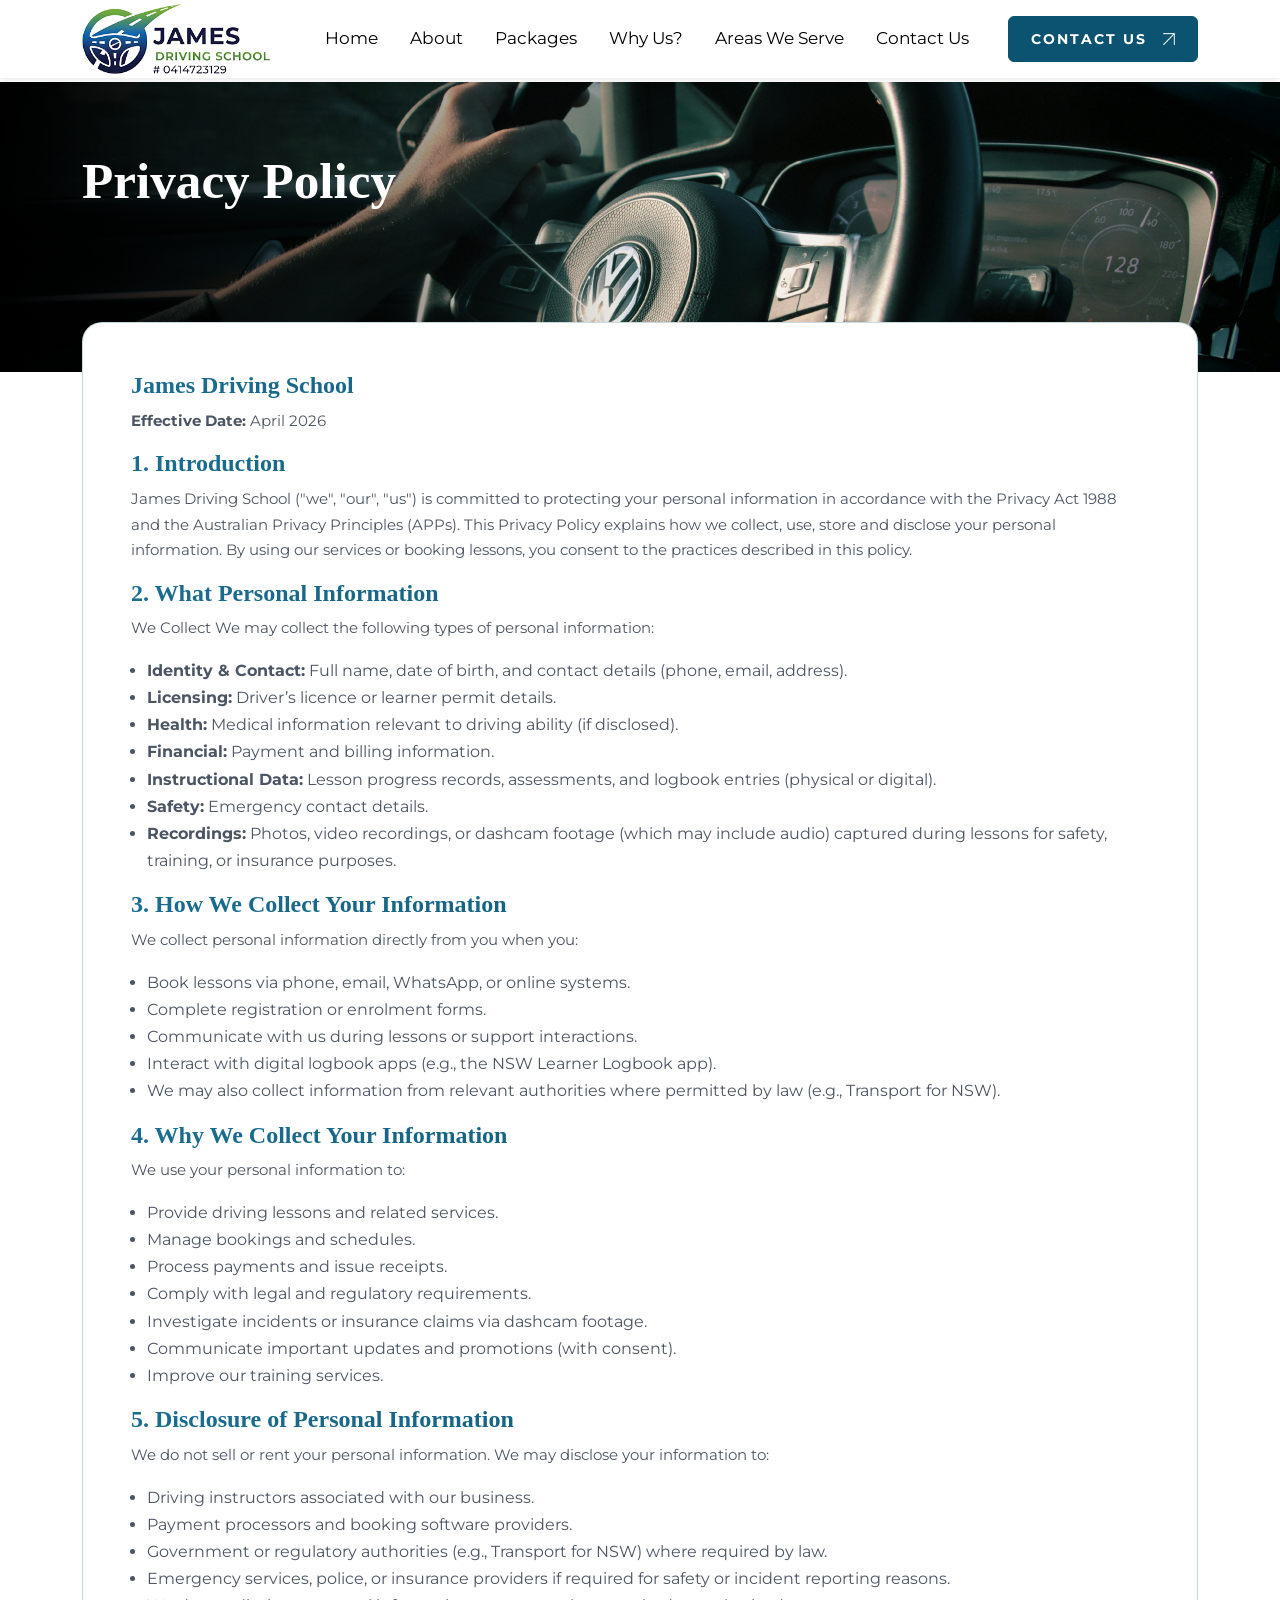
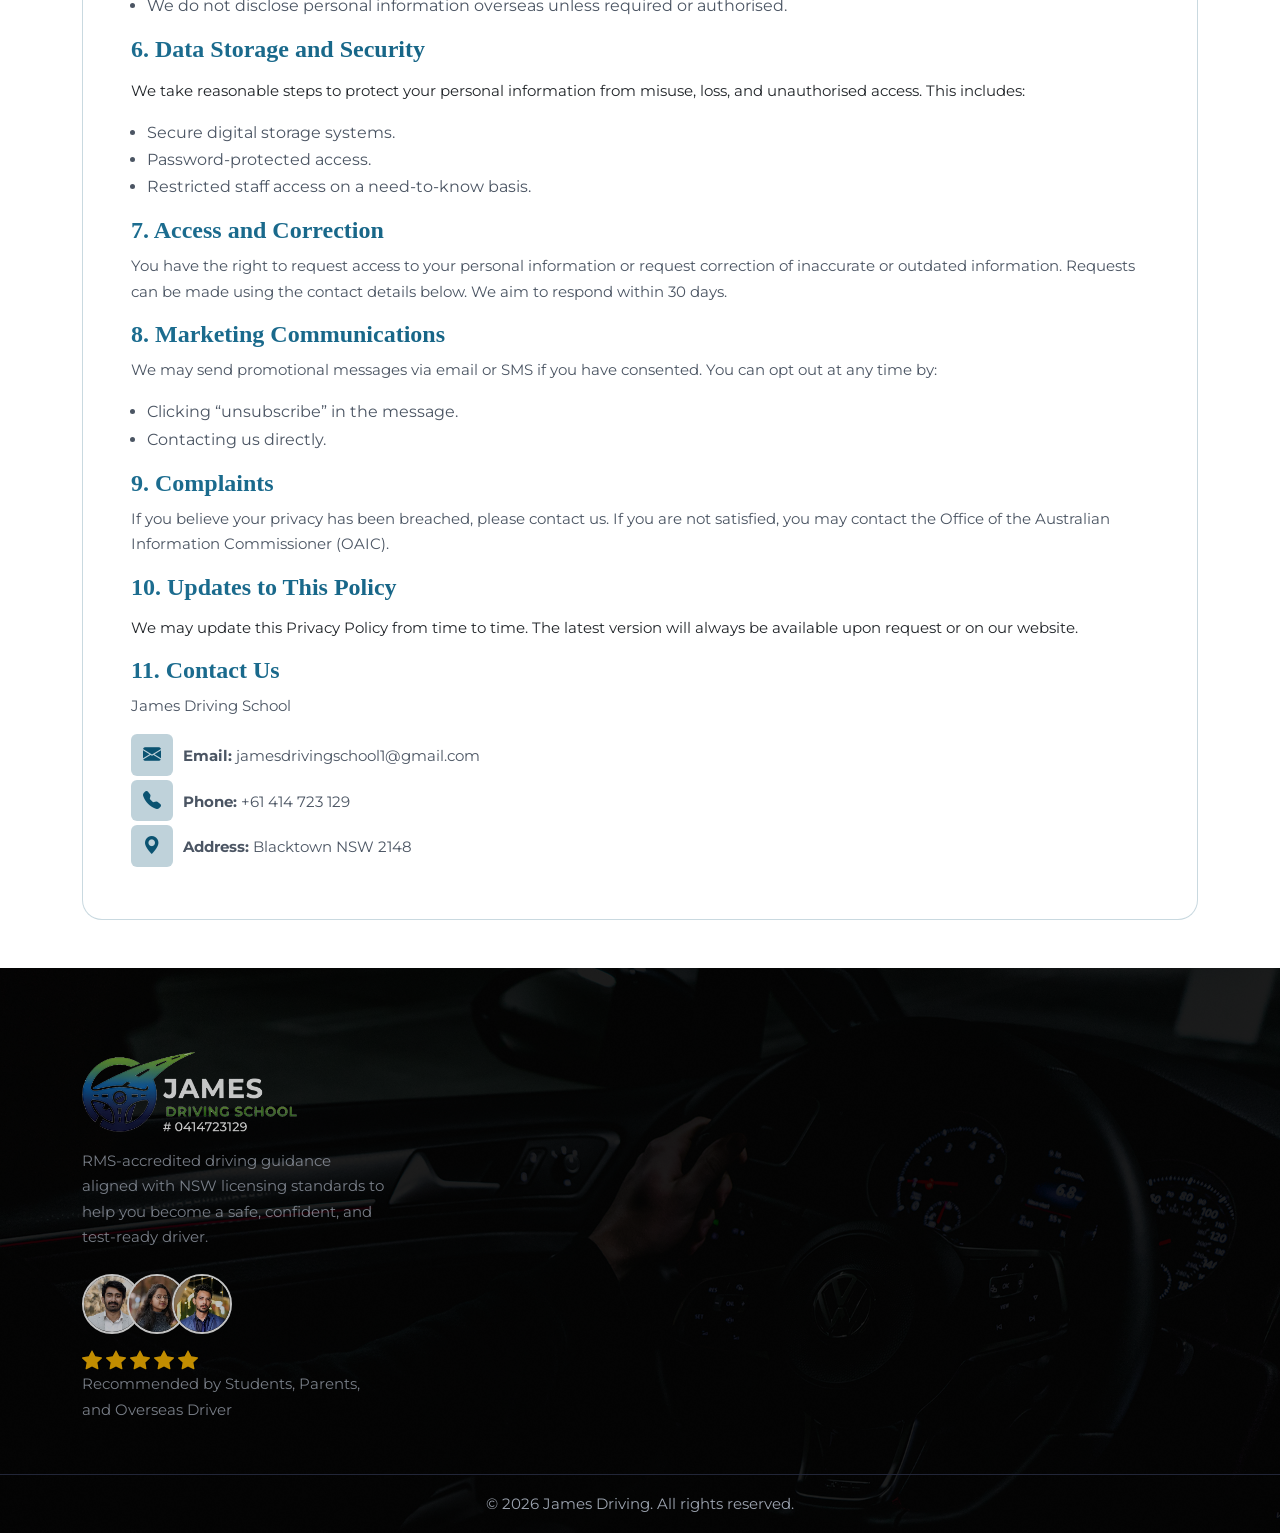
<file: privacy-policy.html>
<!DOCTYPE html>
<html lang="en">
   <head>
      <meta charset="UTF-8">
      <meta http-equiv="X-UA-Compatible" content="IE=edge">
      <meta name="viewport" content="width=device-width, initial-scale=1.0">
      <title>James Driving</title>
      <link rel="shortcut icon" href="./images/favicon.png">
      <link rel="stylesheet" href="css/bootstrap.min.css">
      <link rel="stylesheet" href="css/custom.css">
      <link rel="stylesheet" href="css/owl.carousel.min.css">
   </head>
   <body >


      <!-------------------------------------------------------
         --------------------------- header ---------------------
         --------------------------------------------------------> 
      <header id="myHeader" class="position-fixed z-3 w-100 px-lg-3 --transition-ease">
         <nav class="navbar navbar-expand-lg bg-body-tertiary bg-transparent py-1 --transition-ease">
            <div class="container position-relative">
               <div class="head">
                  <a class="navbar-brand" href="index.html">
                  <img src="./images/logo.png" class="logo-img --transition-ease">
                  <img src="images/logo.png" class="footerlogo logo-img --transition-ease" alt="logo"/>
                  </a>
               </div>
               <div class="headmenu">
                  <button class="navbar-toggler collapsed" type="button" data-bs-toggle="collapse" data-bs-target="#navbarSupportedContent" aria-controls="navbarSupportedContent" aria-expanded="false" aria-label="Toggle navigation">
                     <img src="images/menu2.png" alt="menu2"/>
                     <!-- <img class="d-none" src="images/menu2w.png" alt="menu2"/> -->
                  </button>
                  <div class="collapse navbar-collapse" id="navbarSupportedContent">
                     <div class="container" >
                        <ul class="navbar-nav me-auto mb-2 mb-lg-0">
                           <li class="nav-item"><a class="nav-link text-black px-xl-3" href="index.html">Home</a></li>
                           <li class="nav-item"><a class="nav-link text-black px-xl-3" href="index.html#about">About</a></li>
                           <li class="nav-item"><a class="nav-link text-black px-xl-3" href="index.html#packages">Packages</a></li>
                           <li class="nav-item"><a class="nav-link text-black px-xl-3" href="index.html#whyus">Why Us?</a></li>
                           <li class="nav-item"><a class="nav-link text-black px-xl-3" href="index.html#areas">Areas We Serve</a></li>
                           <li class="nav-item"><a class="nav-link text-black px-xl-3" href="index.html#contact">Contact Us</a></li>
                        </ul>
                        <a href="https://api.whatsapp.com/send/?phone=0414723129&text=Hi, I’d like to book a driving lesson with James Driving School. Can you please share available slots?" class="d-block mb-3 d-lg-none text-white btn btn-lg rounded rounded-2 text-uppercase px-3 px-xl-4 align-items-center justify-content-center fw-bold" >Contact Us <img src="images/arrow.png" class="ms-3" alt="arrow" height="12px" width="12px"/></a>
                     </div>
                  </div>
               </div>
               <div class="head text-end">
                  <a href="https://api.whatsapp.com/send/?phone=0414723129&text=Hi, I’d like to book a driving lesson with James Driving School. Can you please share available slots?" class="text-white btn btn-lg rounded rounded-2 text-uppercase px-2 px-xxl-3 d-inline-flex align-items-center justify-content-center fw-bold" >Contact Us <img src="images/arrow.png" class="ms-3" alt="arrow" height="12px" width="12px"/></a>
               </div>
            </div>
         </nav>
      </header>


<!-------------------------------------------------------
--------------------------- banner_video ---------------------
--------------------------------------------------------> 
<section class="banner_video inpage position-relative z-2 text-center text-sm-start overflow-hidden py-5"  style="background-image:url(./images/privacybg.png)">
   <div class="cont mb-0 lg-md-5 mb-lg-0 z-3 w-100 box d-flex align-items-center pt-md-5 text-center text-lg-start position-relative z-2">
      <div class="container my-md-4 my-xxl-5">
               <div class="row pb-5">
                  <div class="col-lg-8">
               <h1 class=" fs-1 text-white pb-4 text-center text-lg-start fw-bolder" >Privacy Policy
               </h1>
             
            </div>
      </div>
   </div>
</section>



<!-------------------------------------------------------
   --------------------------- prices ---------------------
   --------------------------------------------------------> 
<section class="terms pb-4 pb-xl-5 position-relative  z-2" >
   <!-- <div class="cta_left position-absolute start-0 top-0 box">
      <img src="images/banner.png" class="rounded-3" alt="banner"/>
      <p class="fw-bold mb-0">More than 1,000 license issued</p>
   </div> -->

   <div class="container ">
 <div class="termsin p-4 p-lg-5">
   <h4 class="fw-semibold custom-color">James Driving School</h4>
 <p><b>Effective Date:</b> April 2026</p>

<h4 class="fw-semibold custom-color">1. Introduction</h4>
<p>James Driving School ("we", "our", "us") is committed to protecting your personal information in accordance with the Privacy Act 1988 
   and the Australian Privacy Principles (APPs). This Privacy Policy explains how we collect, use, store and disclose your personal 
   information. By using our services or booking lessons, you consent to the practices described in this policy.</p>

<h4 class="fw-semibold custom-color">2. What Personal Information</h4>
<p> We Collect We may collect the following types of personal information:</p>
<ul class="ps-3">
<li><b>Identity & Contact:</b> Full name, date of birth, and contact details (phone, email, address).</li>
<li><b>Licensing:</b> Driver’s licence or learner permit details.</li>
<li><b>Health:</b> Medical information relevant to driving ability (if disclosed).</li>
<li><b>Financial:</b> Payment and billing information.</li>
<li><b>Instructional Data:</b> Lesson progress records, assessments, and logbook entries (physical or digital).</li>
<li><b>Safety:</b> Emergency contact details.</li>
<li><b>Recordings:</b> Photos, video recordings, or dashcam footage (which may include audio) captured during lessons for safety, training, or 
insurance purposes.</li>
 </ul>

<h4 class="fw-semibold custom-color">3. How We Collect Your Information </h4>
<p>We collect personal information directly from you when you:</p>
<ul class="ps-3">
<li>Book lessons via phone, email, WhatsApp, or online systems.</li>
<li>Complete registration or enrolment forms.</li>
<li>Communicate with us during lessons or support interactions.</li>
<li>Interact with digital logbook apps (e.g., the NSW Learner Logbook app).</li>
<li>We may also collect information from relevant authorities where permitted by law (e.g., Transport for NSW).</li>
 </ul>

<h4 class="fw-semibold custom-color">4. Why We Collect Your Information </h4>
<p>We use your personal information to:</p>
<ul class="ps-3">
<li>Provide driving lessons and related services.</li>
<li>Manage bookings and schedules.</li>
<li>Process payments and issue receipts.</li>
<li>Comply with legal and regulatory requirements.</li>
<li>Investigate incidents or insurance claims via dashcam footage.</li>
<li>Communicate important updates and promotions (with consent).</li>
<li>Improve our training services.</li>
 </ul>

<h4 class="fw-semibold custom-color">5. Disclosure of Personal Information </h4>
<p>We do not sell or rent your personal information. We may disclose your information to:</p>

<ul class="ps-3">
<li>Driving instructors associated with our business.</li>
<li>Payment processors and booking software providers.</li>
<li>Government or regulatory authorities (e.g., Transport for NSW) where required by law.</li>
<li>Emergency services, police, or insurance providers if required for safety or incident reporting reasons.</li>
<li>We do not disclose personal information overseas unless required or authorised.</li>
 </ul>

<h4 class="fw-semibold custom-color">6. Data Storage and Security</h4>
</p>We take reasonable steps to protect your personal information from misuse, loss, and unauthorised access. This includes:</p>
<ul class="ps-3">
<li>Secure digital storage systems.</li>
<li>Password-protected access.</li>
<li>Restricted staff access on a need-to-know basis.</li>
 </ul>

<h4 class="fw-semibold custom-color">7. Access and Correction</h4>
 <p>You have the right to request access to your personal information or request correction of inaccurate or outdated information. 
   Requests can be made using the contact details below. We aim to respond within 30 days.</p>

 <h4 class="fw-semibold custom-color">8. Marketing Communications </h4>
<p>We may send promotional messages via email or SMS if you have consented. You can opt out at any time by:</p>
<ul class="ps-3">
<li>Clicking “unsubscribe” in the message.</li>
<li>Contacting us directly.</li>
 </ul>

<h4 class="fw-semibold custom-color">9. Complaints</h4>
 <p>If you believe your privacy has been breached, please contact us. If you are not satisfied, you may contact the Office of the 
   Australian Information Commissioner (OAIC).</p>

 <h4 class="fw-semibold custom-color">10. Updates to This Policy </h4>
<p></p>We may update this Privacy Policy from time to time. The latest version will always be available upon request or on our
 website.</p>

<h4 class="fw-semibold custom-color">11. Contact Us</h4>
<p><b></b>James Driving School</p>
   <p class="mb-1"><span class="icons"><i class="bi bi-envelope-fill"></i></span> <b>Email:</b> jamesdrivingschool1@gmail.com</p>
       <p class="mb-1"><span class="icons"><i class="bi bi-telephone-fill"></i></span> <b>Phone:</b> +61 414 723 129</p>
         <p class="mb-1"><span class="icons"><i class="bi bi-geo-alt-fill"></i></span> <b>Address:</b> Blacktown NSW 2148</p>


</div>

</div>
 
</section>




      <!-------------------------------------------------------
         --------------------------- footer ---------------------
         -------------------------------------------------------->
      <footer class="footer mb-0 bg-dark pt-3 pt-md-4 pt-xl-5  text-center text-md-start" id="contact"  style="background-image:url(./images/footerbg.png);  background-size: cover; background-position: center center  background-attachment: fixed;">
         <div class="container mt-4">
            <div class="row">
               <div class="col-lg-4 col-xxl-4 box" style="translate: none; rotate: none; scale: none; transform: translate(0px); opacity: 1; visibility: inherit;">
                  <div class="pe-0 pe-lg-4 pe-xl-5">
                     <a href="#" class="d-inline">  
                     <img src="images/footerlogo.png" class="footerlogo" alt="logo">
                     </a>
                     <p class="text-white mb-4 mt-3">RMS-accredited driving guidance aligned with NSW licensing standards to help you become a safe,
                        confident, and test-ready driver.
                     </p>
                     <p class="stars mt-4 mt-xxl-5 text-start">
                        <span class="images">
                        <img src="images/user1.png" class="rounded-circle" alt="user1"/>
                        <img src="images/user2.png" class="rounded-circle" alt="user2"/>
                        <img src="images/user3.png" class="rounded-circle"  alt="user3"/>
                        </span>
                        <span>
                           <span class="custom-color2 d-block">
                              <svg xmlns="http://www.w3.org/2000/svg" width="20" height="20" fill="currentColor" class="bi bi-star-fill" viewBox="0 0 16 16">
                                 <path d="M3.612 15.443c-.386.198-.824-.149-.746-.592l.83-4.73L.173 6.765c-.329-.314-.158-.888.283-.95l4.898-.696L7.538.792c.197-.39.73-.39.927 0l2.184 4.327 4.898.696c.441.062.612.636.282.95l-3.522 3.356.83 4.73c.078.443-.36.79-.746.592L8 13.187l-4.389 2.256z"/>
                              </svg>
                              <svg xmlns="http://www.w3.org/2000/svg" width="20" height="20" fill="currentColor" class="bi bi-star-fill" viewBox="0 0 16 16">
                                 <path d="M3.612 15.443c-.386.198-.824-.149-.746-.592l.83-4.73L.173 6.765c-.329-.314-.158-.888.283-.95l4.898-.696L7.538.792c.197-.39.73-.39.927 0l2.184 4.327 4.898.696c.441.062.612.636.282.95l-3.522 3.356.83 4.73c.078.443-.36.79-.746.592L8 13.187l-4.389 2.256z"/>
                              </svg>
                              <svg xmlns="http://www.w3.org/2000/svg" width="20" height="20" fill="currentColor" class="bi bi-star-fill" viewBox="0 0 16 16">
                                 <path d="M3.612 15.443c-.386.198-.824-.149-.746-.592l.83-4.73L.173 6.765c-.329-.314-.158-.888.283-.95l4.898-.696L7.538.792c.197-.39.73-.39.927 0l2.184 4.327 4.898.696c.441.062.612.636.282.95l-3.522 3.356.83 4.73c.078.443-.36.79-.746.592L8 13.187l-4.389 2.256z"/>
                              </svg>
                              <svg xmlns="http://www.w3.org/2000/svg" width="20" height="20" fill="currentColor" class="bi bi-star-fill" viewBox="0 0 16 16">
                                 <path d="M3.612 15.443c-.386.198-.824-.149-.746-.592l.83-4.73L.173 6.765c-.329-.314-.158-.888.283-.95l4.898-.696L7.538.792c.197-.39.73-.39.927 0l2.184 4.327 4.898.696c.441.062.612.636.282.95l-3.522 3.356.83 4.73c.078.443-.36.79-.746.592L8 13.187l-4.389 2.256z"/>
                              </svg>
                              <svg xmlns="http://www.w3.org/2000/svg" width="20" height="20" fill="currentColor" class="bi bi-star-fill" viewBox="0 0 16 16">
                                 <path d="M3.612 15.443c-.386.198-.824-.149-.746-.592l.83-4.73L.173 6.765c-.329-.314-.158-.888.283-.95l4.898-.696L7.538.792c.197-.39.73-.39.927 0l2.184 4.327 4.898.696c.441.062.612.636.282.95l-3.522 3.356.83 4.73c.078.443-.36.79-.746.592L8 13.187l-4.389 2.256z"/>
                              </svg>
                           </span>
                           <span>
                           Recommended by Students, Parents, and Overseas Driver
                           </span>
                        </span>
                     </p>
                  </div>
               </div>
               <div class="col-lg-8 col-xxl-8 box" style="translate: none; rotate: none; scale: none; transform: translate(0px); opacity: 1; visibility: inherit;">
                  <div class="row">
                     <div class="mt-4 mt-md-0 col-md-4 box" style="translate: none; rotate: none; scale: none; transform: translate(0px); opacity: 1; visibility: inherit;">
                        <div class="ps-xxl-5">
                           <h6 class="mb-3 mb-xl-4 text-uppercase">Quick Links</h6>
                           <ul class="p-0 menu">
                              <li class="list-none mb-2 mb-md-3 list-group-item "><a href="index.html" class="text-white">Home</a></li>
                              <li class="list-none mb-2 mb-md-3  list-group-item "><a href="index.html#about" class="text-white">About Us</a></li>
                              <li class="list-none mb-2 mb-md-3  list-group-item "><a href="index.html#packages" class="text-white">Prices and Packages</a></li>
                              <li class="list-none mb-2 mb-md-3  list-group-item "><a href="index.html#whyus" class="text-white">Why Us?</a></li>
                              <li class="list-none mb-2 mb-md-3  list-group-item "><a href="index.html#areas" class="text-white">Areas We Serve</a></li>
                              <li class="list-none mb-2 mb-md-3  list-group-item "><a href="index.html#reviews" class="text-white">Reviews</a></li>
                              <li class="list-none mb-2 mb-md-3  list-group-item "><a href="index.html#contact" class="text-white">Contact Us</a></li>
                           </ul>
                        </div>
                     </div>
                     <div class="mt-4 mt-md-0 col-md-4 box" style="translate: none; rotate: none; scale: none; transform: translate(0px); opacity: 1; visibility: inherit;">
                        <div class="pe-xxl-5">
                           <h6 class="mb-3 mb-xl-4 text-uppercase">Privacy & Compliance</h6>
                           <ul class="p-0 menu">
                              <li class="list-none mb-2 mb-md-3  list-group-item "><a href="privacy-policy.html" class="text-white">Privacy Policy
                                 </a>
                              </li>
                              <li class="list-none mb-2 mb-md-3  list-group-item "><a href="terms.html" class="text-white">Terms of Service</a></li>
                              <li class="list-none mb-2 mb-md-3  list-group-item "><a href="refund-policy.html" class="text-white">Fees & Refund Policy</a></li>
                              <!-- <li class="list-none mb-2 mb-md-3  list-group-item "><a href="#" class="text-white">Careers</a></li> -->
                           </ul>
                        </div>
                     </div>
                     <div class="mt-4 mt-md-0 col-md-4 box" style="translate: none; rotate: none; scale: none; transform: translate(0px); opacity: 1; visibility: inherit;">
                        <h6 class="mb-3 mb-xl-4 text-uppercase">Info</h6>
                        <ul class="ps-0 mt-4 mt-xxl-5 ready_ul">
                           <li class="list-none mb-3 mb-md-3  list-group-item d-md-flex align-items-center gap-3">
                              <span class="icon p-3 d-inline-flex rounded-4 mb-2">
                                 <svg xmlns="http://www.w3.org/2000/svg" style="color:#ffc529;" width="24" height="24" viewBox="0 0 24 24" fill="none" stroke="currentColor" stroke-width="2" stroke-linecap="round" stroke-linejoin="round" class="lucide lucide-mail w-6 h-6 text-[#ff84e4]" aria-hidden="true">
                                    <path d="m22 7-8.991 5.727a2 2 0 0 1-2.009 0L2 7"></path>
                                    <rect x="2" y="4" width="20" height="16" rx="2"></rect>
                                 </svg>
                              </span>
                              <span>
                              <label class="d-block text-white">Email</label>
                              <a class="fw-bold text-black" href="mailto:jamesdrivingschool1@gmail.com">jamesdrivingschool1@gmail.com</a>
                              </span>
                           </li>
                           <li class="list-none mb-3 mb-md-3 list-group-item d-md-flex align-items-center gap-3">
                              <span class="icon p-3 d-inline-flex rounded-4 mb-2" style="background:#0b537142">
                                 <svg xmlns="http://www.w3.org/2000/svg" width="24" height="24" viewBox="0 0 24 24" fill="none" style="color:#5088a0;" stroke="currentColor" stroke-width="2" stroke-linecap="round" stroke-linejoin="round" class="lucide lucide-phone w-6 h-6 text-[#88a2ff]" aria-hidden="true">
                                    <path d="M22 16.92v3a2 2 0 0 1-2.18 2 19.79 19.79 0 0 1-8.63-3.07 19.5 19.5 0 0 1-6-6 19.79 19.79 0 0 1-3.07-8.67A2 2 0 0 1 4.11 2h3a2 2 0 0 1 2 1.72 12.84 12.84 0 0 0 .7 2.81 2 2 0 0 1-.45 2.11L8.09 9.91a16 16 0 0 0 6 6l1.27-1.27a2 2 0 0 1 2.11-.45 12.84 12.84 0 0 0 2.81.7A2 2 0 0 1 22 16.92z"></path>
                                 </svg>
                              </span>
                              <span>
                              <label class="d-block text-white">Phone</label>
                              <a class="fw-bold text-black" href="tel:61414723129">+61 414 723 129</a>
                              </span>
                           </li>
                           <li class="list-none mb-3 mb-md-3  list-group-item d-md-flex align-items-center gap-3">
                              <span class="icon p-3 d-inline-flex rounded-4 mb-2" style="background:#fff3">
                                 <svg xmlns="http://www.w3.org/2000/svg" width="24" height="24" viewBox="0 0 24 24" style="color: #fff;" fill="none" stroke="currentColor" stroke-width="2" stroke-linecap="round" stroke-linejoin="round" class="lucide lucide-map-pin w-6 h-6 text-[#78d692]" aria-hidden="true">
                                    <path d="M20 10c0 4.993-5.539 10.193-7.399 11.799a1 1 0 0 1-1.202 0C9.539 20.193 4 14.993 4 10a8 8 0 0 1 16 0"></path>
                                    <circle cx="12" cy="10" r="3"></circle>
                                 </svg>
                              </span>
                              <span>
                              <label class="d-block text-white">Location</label>
                              <a class="fw-bold text-black">Blacktown NSW 2148</a>
                              </span>
                           </li>
                        </ul>
                     </div>
                  </div>
               </div>
            </div>
         </div>
         </div>
         <div class="end_footer mt-5">
            <p class="text-black opacity-100 last_p py-3 mb-0 text-white text-center">© 2026 James Driving. All rights reserved.</p>
         </div>
      </footer>
      <!--------------------  script -------------------->
      <script defer src="js/jquery.min.js"></script>
      <script defer src="js/bootstrap.bundle.min.js"></script>
      <script defer src="js/gsap.min.js"></script>
      <script defer src="js/ScrollTrigger.min.js"></script>
      <script defer src="js/owl.carousel.js"></script>
      <script defer src="js/script.js"></script>
   </body>
</html>
</file>
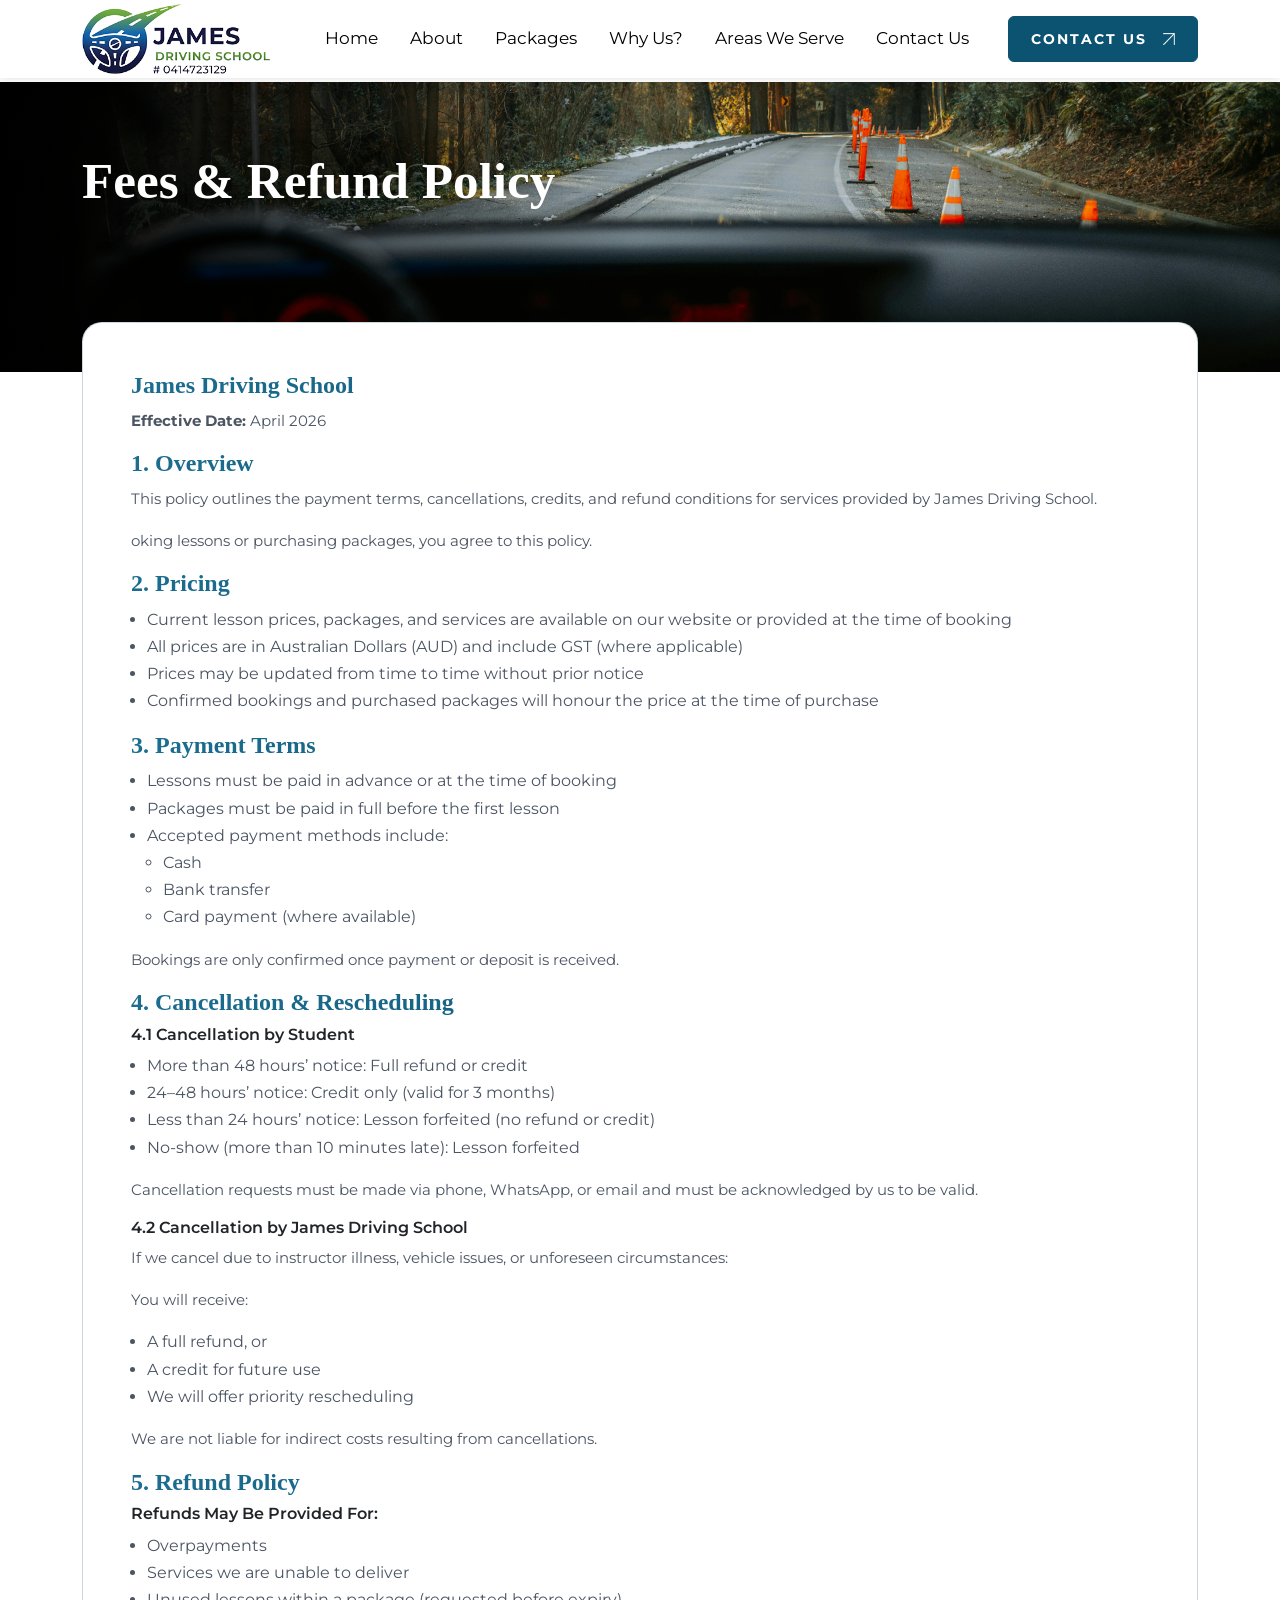
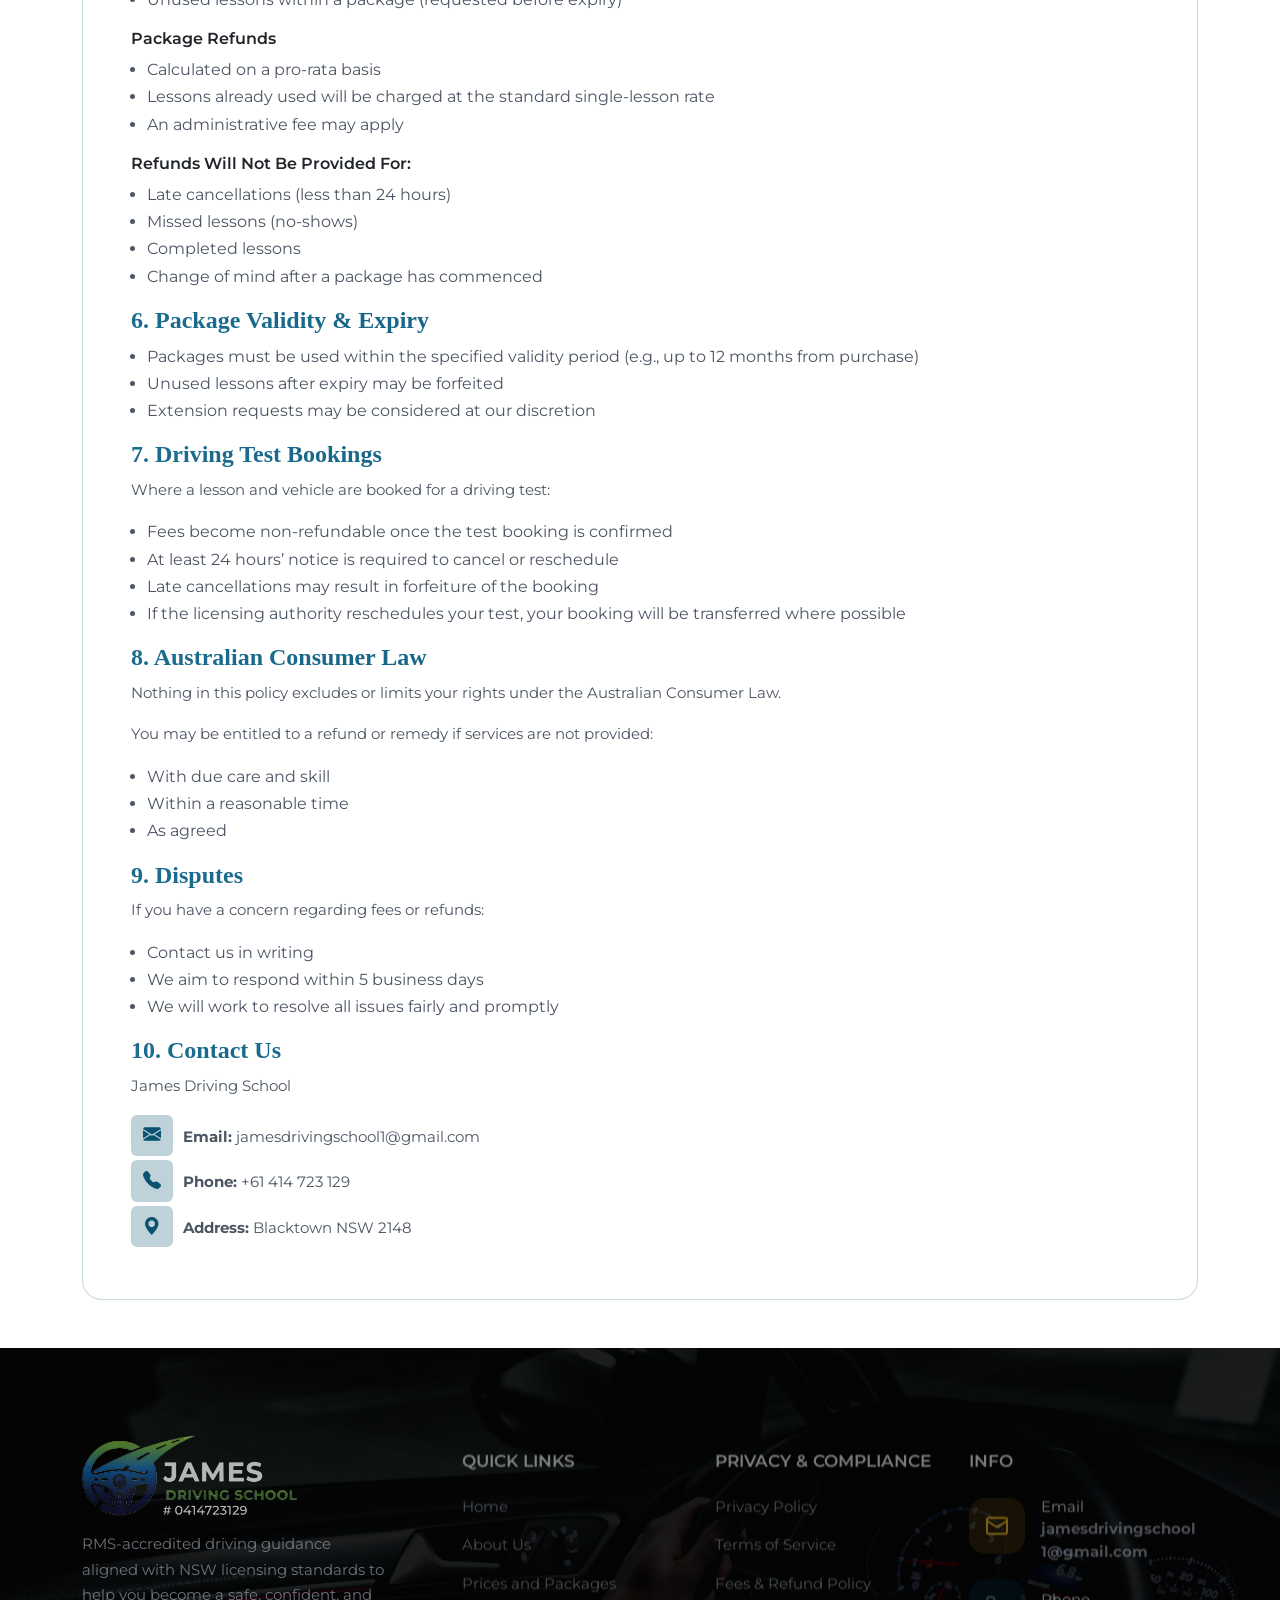
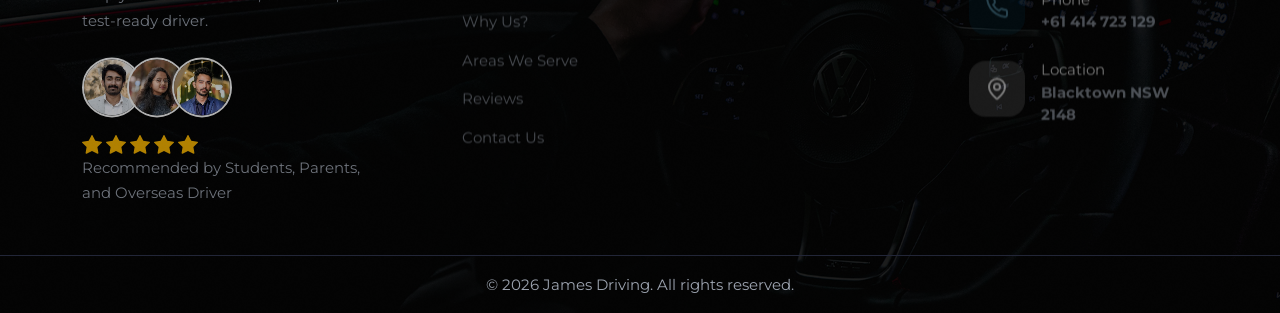
<file: refund-policy.html>
<!DOCTYPE html>
<html lang="en">
   <head>
      <meta charset="UTF-8">
      <meta http-equiv="X-UA-Compatible" content="IE=edge">
      <meta name="viewport" content="width=device-width, initial-scale=1.0">
      <title>James Driving</title>
      <link rel="shortcut icon" href="./images/favicon.png">
      <link rel="stylesheet" href="css/bootstrap.min.css">
      <link rel="stylesheet" href="css/custom.css">
      <link rel="stylesheet" href="css/owl.carousel.min.css">
   </head>
   <body >


      <!-------------------------------------------------------
         --------------------------- header ---------------------
         --------------------------------------------------------> 
      <header id="myHeader" class="position-fixed z-3 w-100 px-lg-3 --transition-ease">
         <nav class="navbar navbar-expand-lg bg-body-tertiary bg-transparent py-1 --transition-ease">
            <div class="container position-relative">
               <div class="head">
                  <a class="navbar-brand" href="index.html">
                  <img src="./images/logo.png" class="logo-img --transition-ease">
                  <img src="images/logo.png" class="footerlogo logo-img --transition-ease" alt="logo"/>
                  </a>
               </div>
               <div class="headmenu">
                  <button class="navbar-toggler collapsed" type="button" data-bs-toggle="collapse" data-bs-target="#navbarSupportedContent" aria-controls="navbarSupportedContent" aria-expanded="false" aria-label="Toggle navigation">
                     <img src="images/menu2.png" alt="menu2"/>
                     <!-- <img class="d-none" src="images/menu2w.png" alt="menu2"/> -->
                  </button>
                  <div class="collapse navbar-collapse" id="navbarSupportedContent">
                     <div class="container" >
                        <ul class="navbar-nav me-auto mb-2 mb-lg-0">
                           <li class="nav-item"><a class="nav-link text-black px-xl-3" href="index.html">Home</a></li>
                           <li class="nav-item"><a class="nav-link text-black px-xl-3" href="index.html#about">About</a></li>
                           <li class="nav-item"><a class="nav-link text-black px-xl-3" href="index.html#packages">Packages</a></li>
                           <li class="nav-item"><a class="nav-link text-black px-xl-3" href="index.html#whyus">Why Us?</a></li>
                           <li class="nav-item"><a class="nav-link text-black px-xl-3" href="index.html#areas">Areas We Serve</a></li>
                           <li class="nav-item"><a class="nav-link text-black px-xl-3" href="index.html#contact">Contact Us</a></li>
                        </ul>
                        <a href="https://api.whatsapp.com/send/?phone=0414723129&text=Hi, I’d like to book a driving lesson with James Driving School. Can you please share available slots?" class="d-block mb-3 d-lg-none text-white btn btn-lg rounded rounded-2 text-uppercase px-3 px-xl-4 align-items-center justify-content-center fw-bold" >Contact Us <img src="images/arrow.png" class="ms-3" alt="arrow" height="12px" width="12px"/></a>
                     </div>
                  </div>
               </div>
               <div class="head text-end">
                  <a href="https://api.whatsapp.com/send/?phone=0414723129&text=Hi, I’d like to book a driving lesson with James Driving School. Can you please share available slots?" class="text-white btn btn-lg rounded rounded-2 text-uppercase px-2 px-xxl-3 d-inline-flex align-items-center justify-content-center fw-bold" >Contact Us <img src="images/arrow.png" class="ms-3" alt="arrow" height="12px" width="12px"/></a>
               </div>
            </div>
         </nav>
      </header>



<!-------------------------------------------------------
--------------------------- banner_video ---------------------
--------------------------------------------------------> 
<section class="banner_video inpage position-relative z-2 text-center text-sm-start overflow-hidden py-5"  style="background-image:url(./images/refundbg.png)">
   <div class="cont mb-0 lg-md-5 mb-lg-0 z-3 w-100 box d-flex align-items-center pt-md-5 text-center text-lg-start position-relative z-2">
      <div class="container my-md-4 my-xxl-5">
               <div class="row pb-5">
                  <div class="col-lg-8">
               <h1 class=" fs-1 text-white pb-4 text-center text-lg-start fw-bolder" >Fees & Refund Policy
               </h1>
             
            </div>
      </div>
   </div>
</section>



<!-------------------------------------------------------
   --------------------------- prices ---------------------
   --------------------------------------------------------> 
<section class="terms pb-4 pb-xl-5 position-relative z-2" >
   <!-- <div class="cta_left position-absolute start-0 top-0 box">
      <img src="images/banner.png" class="rounded-3" alt="banner"/>
      <p class="fw-bold mb-0">More than 1,000 license issued</p>
   </div> -->

   <div class="container ">
   <div class="termsin p-4 p-lg-5">
   <h4 class="fw-semibold custom-color">James Driving School</h4>
 <p><b
 >Effective Date:</b> April 2026</p>

<h4 class="fw-semibold custom-color">1. Overview</h4>
<p>This policy outlines the payment terms, cancellations, credits, and refund conditions for services provided by James Driving School.</p>
<p>oking lessons or purchasing packages, you agree to this policy.</p>

<h4 class="fw-semibold custom-color">2. Pricing</h4>
<ul class="ps-3">
<li>Current lesson prices, packages, and services are available on our website or provided at the time of booking</li>
<li>All prices are in Australian Dollars (AUD) and include GST (where applicable)</li>
<li>Prices may be updated from time to time without prior notice</li>
<li>Confirmed bookings and purchased packages will honour the price at the time of purchase</li>
</ul>

<h4 class="fw-semibold custom-color">3. Payment Terms</h4>
<ul class="ps-3">
<li>Lessons must be paid in advance or at the time of booking</li>
<li>Packages must be paid in full before the first lesson</li>
<li>Accepted payment methods include:
<ul class="ps-3">
<li>Cash</li>
<li>Bank transfer</li>
<li>Card payment (where available)</li>
</ul>
</li>
</ul>
<p>Bookings are only confirmed once payment or deposit is received.</p>

<h4 class="fw-semibold custom-color">4. Cancellation & Rescheduling</h4>
<h6 class="fw-semibold">4.1 Cancellation by Student</h6>
<ul class="ps-3">
<li>More than 48 hours’ notice: Full refund or credit</li>
<li>24–48 hours’ notice: Credit only (valid for 3 months)</li>
<li>Less than 24 hours’ notice: Lesson forfeited (no refund or credit)</li>
<li>No-show (more than 10 minutes late): Lesson forfeited</li>
</ul>
<p>Cancellation requests must be made via phone, WhatsApp, or email and must be acknowledged by us to be valid.</p>

<h6 class="fw-semibold">4.2 Cancellation by James Driving School</h6>
<p>If we cancel due to instructor illness, vehicle issues, or unforeseen circumstances:</p>
<p>You will receive:</p>
<ul class="ps-3">
<li>A full refund, or</li>
<li>A credit for future use</li>
<li>We will offer priority rescheduling</li>
</ul>
<p>We are not liable for indirect costs resulting from cancellations.</p>

<h4 class="fw-semibold custom-color">5. Refund Policy</h4>
<h6 class="fw-semibold">Refunds May Be Provided For:</h6>
<ul class="ps-3">
<li>Overpayments</li>
<li>Services we are unable to deliver</li>
<li>Unused lessons within a package (requested before expiry)</li>
</ul>

<h6 class="fw-semibold">Package Refunds</h6>
<ul class="ps-3">
<li>Calculated on a pro-rata basis</li>
<li>Lessons already used will be charged at the standard single-lesson rate</li>
<li>An administrative fee may apply</li>
</ul>

<h6 class="fw-semibold">Refunds Will Not Be Provided For:</h6>
<ul class="ps-3">
<li>Late cancellations (less than 24 hours)</li>
<li>Missed lessons (no-shows)</li>
<li>Completed lessons</li>
<li>Change of mind after a package has commenced</li>
</ul>

<h4 class="fw-semibold custom-color">6. Package Validity & Expiry</h4>
<ul class="ps-3">
<li>Packages must be used within the specified validity period (e.g., up to 12 months from purchase)</li>
<li>Unused lessons after expiry may be forfeited</li>
<li>Extension requests may be considered at our discretion</li>
</ul>

<h4 class="fw-semibold custom-color">7. Driving Test Bookings</h4>
<p>Where a lesson and vehicle are booked for a driving test:</p>
<ul class="ps-3">
<li>Fees become non-refundable once the test booking is confirmed</li>
<li>At least 24 hours’ notice is required to cancel or reschedule</li>
<li>Late cancellations may result in forfeiture of the booking</li>
<li>If the licensing authority reschedules your test, your booking will be transferred where possible</li>
</ul>

<h4 class="fw-semibold custom-color">8. Australian Consumer Law</h4>
<p>Nothing in this policy excludes or limits your rights under the Australian Consumer Law.</p>
<p>You may be entitled to a refund or remedy if services are not provided:</p>

<ul class="ps-3">
<li>With due care and skill</li>
<li>Within a reasonable time</li>
<li>As agreed</li>
</ul>

<h4 class="fw-semibold custom-color">9. Disputes</h4>
<p>If you have a concern regarding fees or refunds:</p>
<ul class="ps-3">
<li>Contact us in writing</li>
<li>We aim to respond within 5 business days</li>
<li>We will work to resolve all issues fairly and promptly</li>
</ul>


<h4 class="fw-semibold custom-color">10. Contact Us</h4>
<p><b></b>James Driving School</p>
   <p class="mb-1"><span class="icons"><i class="bi bi-envelope-fill"></i></span> <b>Email:</b> jamesdrivingschool1@gmail.com</p>
       <p class="mb-1"><span class="icons"><i class="bi bi-telephone-fill"></i></span> <b>Phone:</b> +61 414 723 129</p>
         <p class="mb-1"><span class="icons"><i class="bi bi-geo-alt-fill"></i></span> <b>Address:</b> Blacktown NSW 2148</p>

</div>

</div>
 
</section>




      <!-------------------------------------------------------
         --------------------------- footer ---------------------
         -------------------------------------------------------->
      <footer class="footer mb-0 bg-dark pt-3 pt-md-4 pt-xl-5  text-center text-md-start" id="contact"  style="background-image:url(./images/footerbg.png);  background-size: cover; background-position: center center  background-attachment: fixed;">
         <div class="container mt-4">
            <div class="row">
               <div class="col-lg-4 col-xxl-4 box" style="translate: none; rotate: none; scale: none; transform: translate(0px); opacity: 1; visibility: inherit;">
                  <div class="pe-0 pe-lg-4 pe-xl-5">
                     <a href="#" class="d-inline">  
                     <img src="images/footerlogo.png" class="footerlogo" alt="logo">
                     </a>
                     <p class="text-white mb-4 mt-3">RMS-accredited driving guidance aligned with NSW licensing standards to help you become a safe,
                        confident, and test-ready driver.
                     </p>
                     <p class="stars mt-4 mt-xxl-5 text-start">
                        <span class="images">
                        <img src="images/user1.png" class="rounded-circle" alt="user1"/>
                        <img src="images/user2.png" class="rounded-circle" alt="user2"/>
                        <img src="images/user3.png" class="rounded-circle"  alt="user3"/>
                        </span>
                        <span>
                           <span class="custom-color2 d-block">
                              <svg xmlns="http://www.w3.org/2000/svg" width="20" height="20" fill="currentColor" class="bi bi-star-fill" viewBox="0 0 16 16">
                                 <path d="M3.612 15.443c-.386.198-.824-.149-.746-.592l.83-4.73L.173 6.765c-.329-.314-.158-.888.283-.95l4.898-.696L7.538.792c.197-.39.73-.39.927 0l2.184 4.327 4.898.696c.441.062.612.636.282.95l-3.522 3.356.83 4.73c.078.443-.36.79-.746.592L8 13.187l-4.389 2.256z"/>
                              </svg>
                              <svg xmlns="http://www.w3.org/2000/svg" width="20" height="20" fill="currentColor" class="bi bi-star-fill" viewBox="0 0 16 16">
                                 <path d="M3.612 15.443c-.386.198-.824-.149-.746-.592l.83-4.73L.173 6.765c-.329-.314-.158-.888.283-.95l4.898-.696L7.538.792c.197-.39.73-.39.927 0l2.184 4.327 4.898.696c.441.062.612.636.282.95l-3.522 3.356.83 4.73c.078.443-.36.79-.746.592L8 13.187l-4.389 2.256z"/>
                              </svg>
                              <svg xmlns="http://www.w3.org/2000/svg" width="20" height="20" fill="currentColor" class="bi bi-star-fill" viewBox="0 0 16 16">
                                 <path d="M3.612 15.443c-.386.198-.824-.149-.746-.592l.83-4.73L.173 6.765c-.329-.314-.158-.888.283-.95l4.898-.696L7.538.792c.197-.39.73-.39.927 0l2.184 4.327 4.898.696c.441.062.612.636.282.95l-3.522 3.356.83 4.73c.078.443-.36.79-.746.592L8 13.187l-4.389 2.256z"/>
                              </svg>
                              <svg xmlns="http://www.w3.org/2000/svg" width="20" height="20" fill="currentColor" class="bi bi-star-fill" viewBox="0 0 16 16">
                                 <path d="M3.612 15.443c-.386.198-.824-.149-.746-.592l.83-4.73L.173 6.765c-.329-.314-.158-.888.283-.95l4.898-.696L7.538.792c.197-.39.73-.39.927 0l2.184 4.327 4.898.696c.441.062.612.636.282.95l-3.522 3.356.83 4.73c.078.443-.36.79-.746.592L8 13.187l-4.389 2.256z"/>
                              </svg>
                              <svg xmlns="http://www.w3.org/2000/svg" width="20" height="20" fill="currentColor" class="bi bi-star-fill" viewBox="0 0 16 16">
                                 <path d="M3.612 15.443c-.386.198-.824-.149-.746-.592l.83-4.73L.173 6.765c-.329-.314-.158-.888.283-.95l4.898-.696L7.538.792c.197-.39.73-.39.927 0l2.184 4.327 4.898.696c.441.062.612.636.282.95l-3.522 3.356.83 4.73c.078.443-.36.79-.746.592L8 13.187l-4.389 2.256z"/>
                              </svg>
                           </span>
                           <span>
                           Recommended by Students, Parents, and Overseas Driver
                           </span>
                        </span>
                     </p>
                  </div>
               </div>
               <div class="col-lg-8 col-xxl-8 box" style="translate: none; rotate: none; scale: none; transform: translate(0px); opacity: 1; visibility: inherit;">
                  <div class="row">
                     <div class="mt-4 mt-md-0 col-md-4 box" style="translate: none; rotate: none; scale: none; transform: translate(0px); opacity: 1; visibility: inherit;">
                        <div class="ps-xxl-5">
                           <h6 class="mb-3 mb-xl-4 text-uppercase">Quick Links</h6>
                           <ul class="p-0 menu">
                              <li class="list-none mb-2 mb-md-3 list-group-item "><a href="index.html" class="text-white">Home</a></li>
                              <li class="list-none mb-2 mb-md-3  list-group-item "><a href="index.html#about" class="text-white">About Us</a></li>
                              <li class="list-none mb-2 mb-md-3  list-group-item "><a href="index.html#packages" class="text-white">Prices and Packages</a></li>
                              <li class="list-none mb-2 mb-md-3  list-group-item "><a href="index.html#whyus" class="text-white">Why Us?</a></li>
                              <li class="list-none mb-2 mb-md-3  list-group-item "><a href="index.html#areas" class="text-white">Areas We Serve</a></li>
                              <li class="list-none mb-2 mb-md-3  list-group-item "><a href="index.html#reviews" class="text-white">Reviews</a></li>
                              <li class="list-none mb-2 mb-md-3  list-group-item "><a href="index.html#contact" class="text-white">Contact Us</a></li>
                           </ul>
                        </div>
                     </div>
                     <div class="mt-4 mt-md-0 col-md-4 box" style="translate: none; rotate: none; scale: none; transform: translate(0px); opacity: 1; visibility: inherit;">
                        <div class="pe-xxl-5">
                           <h6 class="mb-3 mb-xl-4 text-uppercase">Privacy & Compliance</h6>
                           <ul class="p-0 menu">
                              <li class="list-none mb-2 mb-md-3  list-group-item "><a href="privacy-policy.html" class="text-white">Privacy Policy
                                 </a>
                              </li>
                              <li class="list-none mb-2 mb-md-3  list-group-item "><a href="terms.html" class="text-white">Terms of Service</a></li>
                              <li class="list-none mb-2 mb-md-3  list-group-item "><a href="refund-policy.html" class="text-white">Fees & Refund Policy</a></li>
                              <!-- <li class="list-none mb-2 mb-md-3  list-group-item "><a href="#" class="text-white">Careers</a></li> -->
                           </ul>
                        </div>
                     </div>
                     <div class="mt-4 mt-md-0 col-md-4 box" style="translate: none; rotate: none; scale: none; transform: translate(0px); opacity: 1; visibility: inherit;">
                        <h6 class="mb-3 mb-xl-4 text-uppercase">Info</h6>
                        <ul class="ps-0 mt-4 mt-xxl-5 ready_ul">
                           <li class="list-none mb-3 mb-md-3  list-group-item d-md-flex align-items-center gap-3">
                              <span class="icon p-3 d-inline-flex rounded-4 mb-2">
                                 <svg xmlns="http://www.w3.org/2000/svg" style="color:#ffc529;" width="24" height="24" viewBox="0 0 24 24" fill="none" stroke="currentColor" stroke-width="2" stroke-linecap="round" stroke-linejoin="round" class="lucide lucide-mail w-6 h-6 text-[#ff84e4]" aria-hidden="true">
                                    <path d="m22 7-8.991 5.727a2 2 0 0 1-2.009 0L2 7"></path>
                                    <rect x="2" y="4" width="20" height="16" rx="2"></rect>
                                 </svg>
                              </span>
                              <span>
                              <label class="d-block text-white">Email</label>
                              <a class="fw-bold text-black" href="mailto:jamesdrivingschool1@gmail.com">jamesdrivingschool1@gmail.com</a>
                              </span>
                           </li>
                           <li class="list-none mb-3 mb-md-3 list-group-item d-md-flex align-items-center gap-3">
                              <span class="icon p-3 d-inline-flex rounded-4 mb-2" style="background:#0b537142">
                                 <svg xmlns="http://www.w3.org/2000/svg" width="24" height="24" viewBox="0 0 24 24" fill="none" style="color:#5088a0;" stroke="currentColor" stroke-width="2" stroke-linecap="round" stroke-linejoin="round" class="lucide lucide-phone w-6 h-6 text-[#88a2ff]" aria-hidden="true">
                                    <path d="M22 16.92v3a2 2 0 0 1-2.18 2 19.79 19.79 0 0 1-8.63-3.07 19.5 19.5 0 0 1-6-6 19.79 19.79 0 0 1-3.07-8.67A2 2 0 0 1 4.11 2h3a2 2 0 0 1 2 1.72 12.84 12.84 0 0 0 .7 2.81 2 2 0 0 1-.45 2.11L8.09 9.91a16 16 0 0 0 6 6l1.27-1.27a2 2 0 0 1 2.11-.45 12.84 12.84 0 0 0 2.81.7A2 2 0 0 1 22 16.92z"></path>
                                 </svg>
                              </span>
                              <span>
                              <label class="d-block text-white">Phone</label>
                              <a class="fw-bold text-black" href="tel:61414723129">+61 414 723 129</a>
                              </span>
                           </li>
                           <li class="list-none mb-3 mb-md-3  list-group-item d-md-flex align-items-center gap-3">
                              <span class="icon p-3 d-inline-flex rounded-4 mb-2" style="background:#fff3">
                                 <svg xmlns="http://www.w3.org/2000/svg" width="24" height="24" viewBox="0 0 24 24" style="color: #fff;" fill="none" stroke="currentColor" stroke-width="2" stroke-linecap="round" stroke-linejoin="round" class="lucide lucide-map-pin w-6 h-6 text-[#78d692]" aria-hidden="true">
                                    <path d="M20 10c0 4.993-5.539 10.193-7.399 11.799a1 1 0 0 1-1.202 0C9.539 20.193 4 14.993 4 10a8 8 0 0 1 16 0"></path>
                                    <circle cx="12" cy="10" r="3"></circle>
                                 </svg>
                              </span>
                              <span>
                              <label class="d-block text-white">Location</label>
                              <a class="fw-bold text-black">Blacktown NSW 2148</a>
                              </span>
                           </li>
                        </ul>
                     </div>
                  </div>
               </div>
            </div>
         </div>
         </div>
         <div class="end_footer mt-5">
            <p class="text-black opacity-100 last_p py-3 mb-0 text-white text-center">© 2026 James Driving. All rights reserved.</p>
         </div>
      </footer>
      <!--------------------  script -------------------->
      <script defer src="js/jquery.min.js"></script>
      <script defer src="js/bootstrap.bundle.min.js"></script>
      <script defer src="js/gsap.min.js"></script>
      <script defer src="js/ScrollTrigger.min.js"></script>
      <script defer src="js/owl.carousel.js"></script>
      <script defer src="js/script.js"></script>
   </body>
</html>
</file>
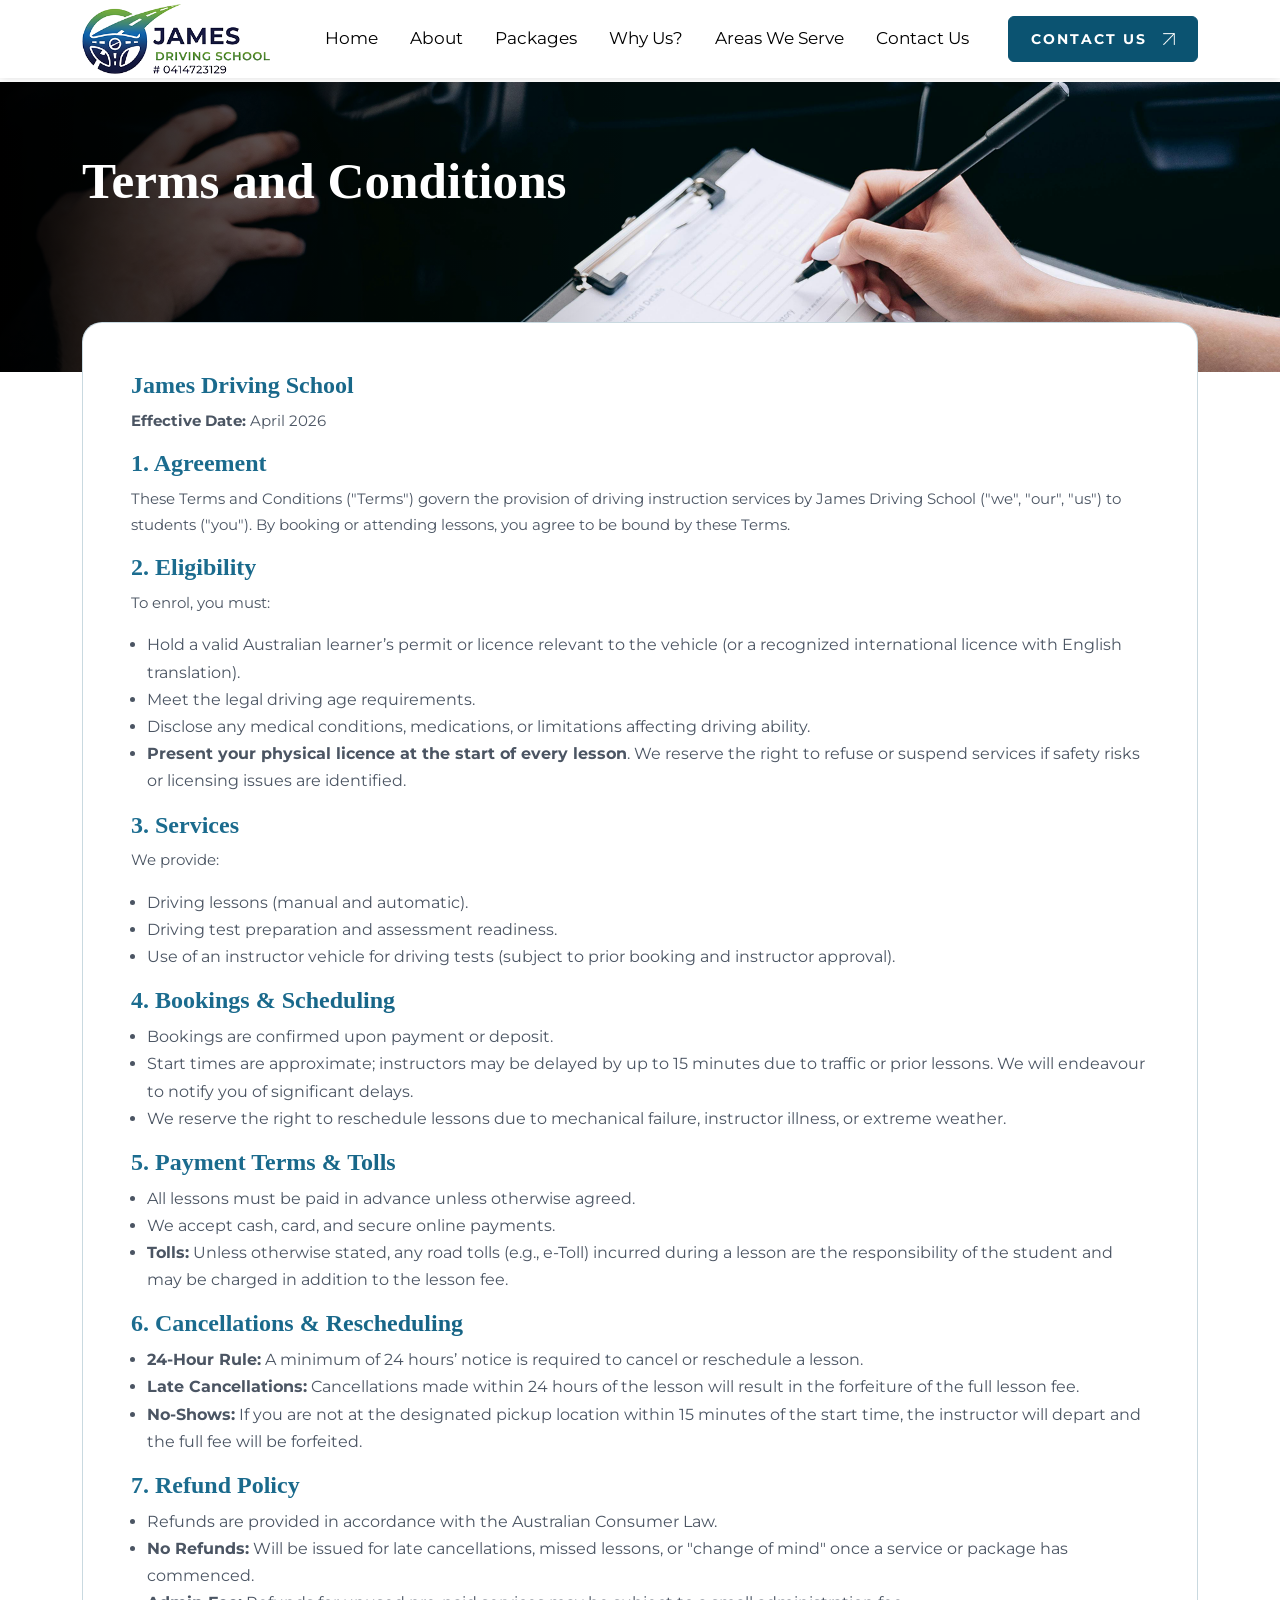
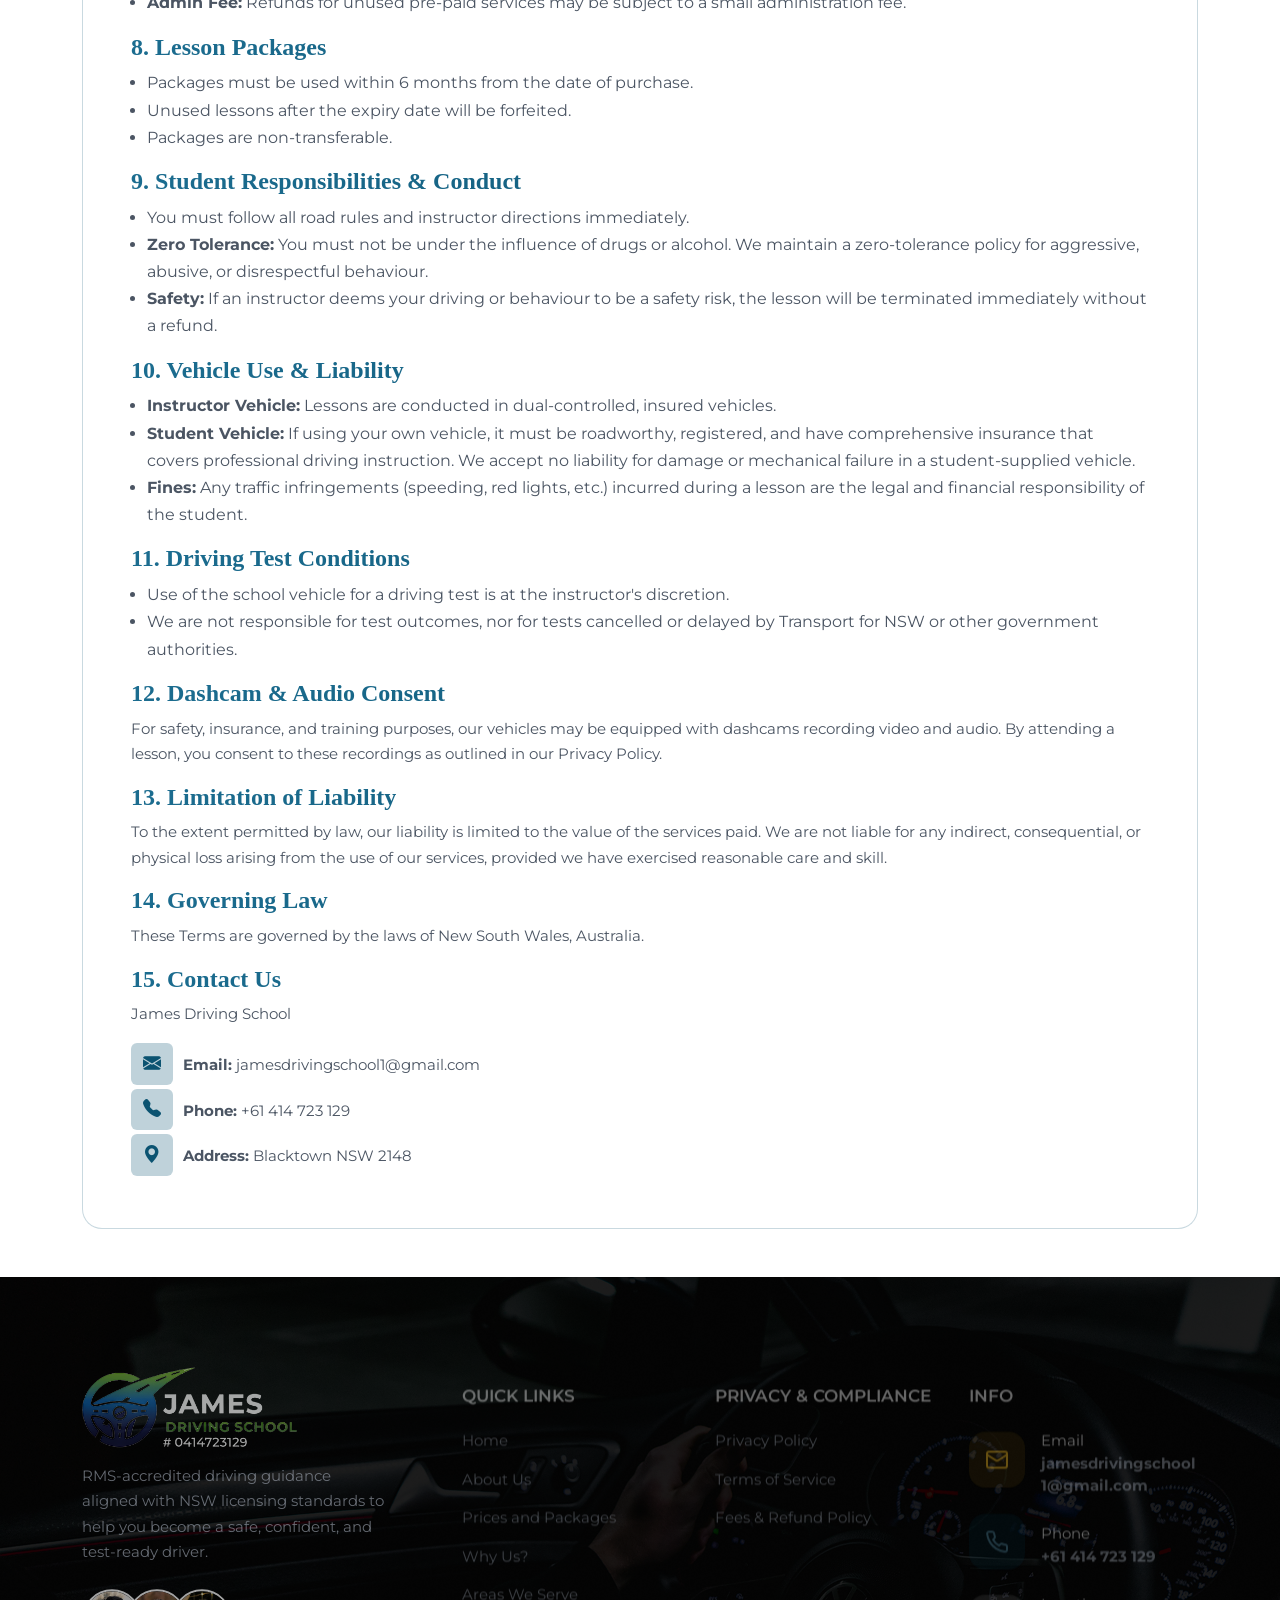
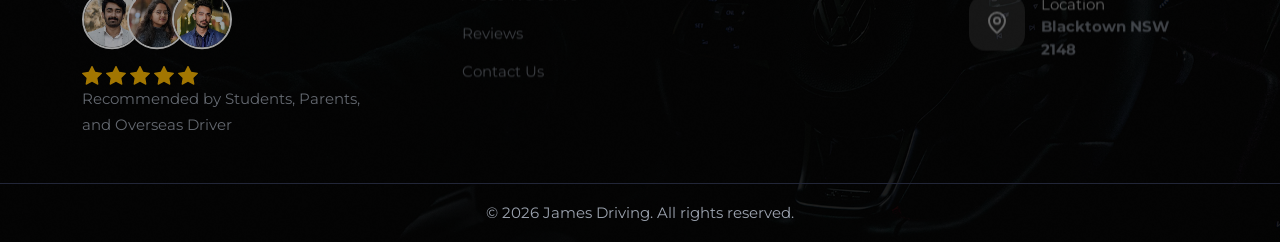
<file: terms.html>
<!DOCTYPE html>
<html lang="en">
   <head>
      <meta charset="UTF-8">
      <meta http-equiv="X-UA-Compatible" content="IE=edge">
      <meta name="viewport" content="width=device-width, initial-scale=1.0">
      <title>James Driving</title>
      <link rel="shortcut icon" href="./images/favicon.png">
      <link rel="stylesheet" href="css/bootstrap.min.css">
      <link rel="stylesheet" href="css/custom.css">
      <link rel="stylesheet" href="css/owl.carousel.min.css">
   </head>
   <body >


      <!-------------------------------------------------------
         --------------------------- header ---------------------
         --------------------------------------------------------> 
      <header id="myHeader" class="position-fixed z-3 w-100 px-lg-3 --transition-ease">
         <nav class="navbar navbar-expand-lg bg-body-tertiary bg-transparent py-1 --transition-ease">
            <div class="container position-relative">
               <div class="head">
                  <a class="navbar-brand" href="index.html">
                  <img src="./images/logo.png" class="logo-img --transition-ease">
                  <img src="images/logo.png" class="footerlogo logo-img --transition-ease" alt="logo"/>
                  </a>
               </div>
               <div class="headmenu">
                  <button class="navbar-toggler collapsed" type="button" data-bs-toggle="collapse" data-bs-target="#navbarSupportedContent" aria-controls="navbarSupportedContent" aria-expanded="false" aria-label="Toggle navigation">
                     <img src="images/menu2.png" alt="menu2"/>
                     <!-- <img class="d-none" src="images/menu2w.png" alt="menu2"/> -->
                  </button>
                  <div class="collapse navbar-collapse" id="navbarSupportedContent">
                     <div class="container" >
                        <ul class="navbar-nav me-auto mb-2 mb-lg-0">
                           <li class="nav-item"><a class="nav-link text-black px-xl-3" href="index.html">Home</a></li>
                           <li class="nav-item"><a class="nav-link text-black px-xl-3" href="index.html#about">About</a></li>
                           <li class="nav-item"><a class="nav-link text-black px-xl-3" href="index.html#packages">Packages</a></li>
                           <li class="nav-item"><a class="nav-link text-black px-xl-3" href="index.html#whyus">Why Us?</a></li>
                           <li class="nav-item"><a class="nav-link text-black px-xl-3" href="index.html#areas">Areas We Serve</a></li>
                           <li class="nav-item"><a class="nav-link text-black px-xl-3" href="index.html#contact">Contact Us</a></li>
                        </ul>
                        <a href="https://api.whatsapp.com/send/?phone=0414723129&text=Hi, I’d like to book a driving lesson with James Driving School. Can you please share available slots?" class="d-block mb-3 d-lg-none text-white btn btn-lg rounded rounded-2 text-uppercase px-3 px-xl-4 align-items-center justify-content-center fw-bold" >Contact Us <img src="images/arrow.png" class="ms-3" alt="arrow" height="12px" width="12px"/></a>
                     </div>
                  </div>
               </div>
               <div class="head text-end">
                  <a href="https://api.whatsapp.com/send/?phone=0414723129&text=Hi, I’d like to book a driving lesson with James Driving School. Can you please share available slots?" class="text-white btn btn-lg rounded rounded-2 text-uppercase px-2 px-xxl-3 d-inline-flex align-items-center justify-content-center fw-bold" >Contact Us <img src="images/arrow.png" class="ms-3" alt="arrow" height="12px" width="12px"/></a>
               </div>
            </div>
         </nav>
      </header>

<!-------------------------------------------------------
   --------------------------- banner_video ---------------------
   --------------------------------------------------------> 
<section class="banner_video inpage position-relative z-2 text-center text-sm-start overflow-hidden py-5"  style="background-image:url(./images/termsbg.png)">
   <div class="cont mb-0 lg-md-5 mb-lg-0 z-3 w-100 box d-flex align-items-center pt-md-5 text-center text-lg-start position-relative z-2">
   <div class="container my-md-4 my-xxl-5">
      <div class="row pb-5">
         <div class="col-lg-8">
            <h1 class=" fs-1 text-white pb-4 text-center text-lg-start fw-bolder" >Terms and Conditions
            </h1>
         </div>
      </div>
   </div>
</section>
<!-------------------------------------------------------
   --------------------------- prices ---------------------
   --------------------------------------------------------> 
<section class="terms pb-4 pb-xl-5 position-relative text-center text-lg-start z-2" >
   <!-- <div class="cta_left position-absolute start-0 top-0 box">
      <img src="images/banner.png" class="rounded-3" alt="banner"/>
      <p class="fw-bold mb-0">More than 1,000 license issued</p>
      </div> -->
   <div class="container ">
      <div class="termsin p-5">
         <h4 class="fw-semibold custom-color">James Driving School</h4>
         <p><b>Effective Date:</b> April 2026</p>
         <h4 class="fw-semibold custom-color">1. Agreement </h4>
         <p>These Terms and Conditions ("Terms") govern the provision of driving instruction services by James Driving School 
            ("we", "our", "us") to students ("you"). By booking or attending lessons, you agree to be bound by these Terms.
         </p>
         <h4 class="fw-semibold custom-color">2. Eligibility</h4>
         <p>To enrol, you must:</p>
         <ul class="ps-3">
            <li>Hold a valid Australian learner’s permit or licence relevant to the vehicle (or a recognized international licence with English 
               translation).
            </li>
            <li>Meet the legal driving age requirements.</li>
            <li>Disclose any medical conditions, medications, or limitations affecting driving ability.</li>
            <li><b>Present your physical licence at the start of every lesson</b>. We reserve the right to refuse or suspend services if safety risks or 
               licensing issues are identified.
            </li>
         </ul>
         <h4 class="fw-semibold custom-color">3. Services</h4>
         <p>We provide:</p>
         <ul class="ps-3">
            <li>Driving lessons (manual and automatic).</li>
            <li>Driving test preparation and assessment readiness.</li>
            <li>Use of an instructor vehicle for driving tests (subject to prior booking and instructor approval).</li>
         </ul>
         <h4 class="fw-semibold custom-color">4. Bookings & Scheduling</h4>
         <ul class="ps-3">
            <li>Bookings are confirmed upon payment or deposit.</li>
            <li>Start times are approximate; instructors may be delayed by up to 15 minutes due to traffic or prior lessons. We will endeavour to 
               notify you of significant delays.
            </li>
            <li>We reserve the right to reschedule lessons due to mechanical failure, instructor illness, or extreme weather.</li>
         </ul>
         <h4 class="fw-semibold custom-color">5. Payment Terms & Tolls</h4>
         <ul class="ps-3">
            <li>All lessons must be paid in advance unless otherwise agreed.</li>
            <li>We accept cash, card, and secure online payments.</li>
            <li><b>Tolls:</b> Unless otherwise stated, any road tolls (e.g., e-Toll) incurred during a lesson are the responsibility of the student and may 
               be charged in addition to the lesson fee.
            </li>
         </ul>
         <h4 class="fw-semibold custom-color">6. Cancellations & Rescheduling</h4>
         <ul class="ps-3">
            <li><b>24-Hour Rule:</b> A minimum of 24 hours’ notice is required to cancel or reschedule a lesson.</li>
            <li><b>Late Cancellations:</b> Cancellations made within 24 hours of the lesson will result in the forfeiture of the full lesson fee.</li>
            <li><b>No-Shows:</b> If you are not at the designated pickup location within 15 minutes of the start time, the instructor will depart and the 
               full fee will be forfeited.
            </li>
         </ul>
         <h4 class="fw-semibold custom-color">7. Refund Policy</h4>
         <ul class="ps-3">
            <li>Refunds are provided in accordance with the Australian Consumer Law.</li>
            <li><b>No Refunds:</b> Will be issued for late cancellations, missed lessons, or "change of mind" once a service or package has commenced.</li>
            <li><b>Admin Fee:</b> Refunds for unused pre-paid services may be subject to a small administration fee.</li>
         </ul>
         <h4 class="fw-semibold custom-color">8. Lesson Packages</h4>
         <ul class="ps-3">
            <li>Packages must be used within 6 months from the date of purchase.</li>
            <li>Unused lessons after the expiry date will be forfeited.</li>
            <li>Packages are non-transferable.</li>
         </ul>
         <h4 class="fw-semibold custom-color">9. Student Responsibilities & Conduct</h4>
         <ul class="ps-3">
            <li>You must follow all road rules and instructor directions immediately.</li>
            <li><b>Zero Tolerance:</b> You must not be under the influence of drugs or alcohol. We maintain a zero-tolerance policy for aggressive, abusive, 
               or disrespectful behaviour.
            </li>
            <li><b>Safety:</b> If an instructor deems your driving or behaviour to be a safety risk, the lesson will be terminated immediately without a 
               refund.
            </li>
         </ul>
         <h4 class="fw-semibold custom-color">10. Vehicle Use & Liability</h4>
         <ul class="ps-3">
            <li><b>Instructor Vehicle:</b> Lessons are conducted in dual-controlled, insured vehicles.</li>
            <li><b>Student Vehicle:</b> If using your own vehicle, it must be roadworthy, registered, and have comprehensive insurance that covers 
               professional driving instruction. We accept no liability for damage or mechanical failure in a student-supplied vehicle.
            </li>
            <li><b>Fines:</b> Any traffic infringements (speeding, red lights, etc.) incurred during a lesson are the legal and financial responsibility of 
               the student.
            </li>
         </ul>
         <h4 class="fw-semibold custom-color">11. Driving Test Conditions</h4>
         <ul class="ps-3">
            <li>Use of the school vehicle for a driving test is at the instructor's discretion.</li>
            <li>We are not responsible for test outcomes, nor for tests cancelled or delayed by Transport for NSW or other government authorities.</li>
         </ul>
         <h4 class="fw-semibold custom-color">12. Dashcam & Audio Consent</h4>
         <p>For safety, insurance, and training purposes, our vehicles may be equipped with dashcams recording video 
            and audio. By attending a lesson, you consent to these recordings as outlined in our Privacy Policy.
         </p>
         <h4 class="fw-semibold custom-color">13. Limitation of Liability</h4>
         <p>To the extent permitted by law, our liability is limited to the value of the services paid. We are not 
            liable for any indirect, consequential, or physical loss arising from the use of our services, provided we have exercised reasonable 
            care and skill.
         </p>
         <h4 class="fw-semibold custom-color">14. Governing Law</h4>
         <p>These Terms are governed by the laws of New South Wales, Australia.</p>
         <h4 class="fw-semibold custom-color">15. Contact Us</h4>
         <p><b></b>James Driving School</p>
         <p class="mb-1"><span class="icons"><i class="bi bi-envelope-fill"></i></span> <b>Email:</b> jamesdrivingschool1@gmail.com</p>
       <p class="mb-1"><span class="icons"><i class="bi bi-telephone-fill"></i></span> <b>Phone:</b> +61 414 723 129</p>
         <p class="mb-1"><span class="icons"><i class="bi bi-geo-alt-fill"></i></span> <b>Address:</b> Blacktown NSW 2148</p>
         
      </div>
   </div>
</section>




      <!-------------------------------------------------------
         --------------------------- footer ---------------------
         -------------------------------------------------------->
      <footer class="footer mb-0 bg-dark pt-3 pt-md-4 pt-xl-5  text-center text-md-start" id="contact"  style="background-image:url(./images/footerbg.png);  background-size: cover; background-position: center center  background-attachment: fixed;">
         <div class="container mt-4">
            <div class="row">
               <div class="col-lg-4 col-xxl-4 box" style="translate: none; rotate: none; scale: none; transform: translate(0px); opacity: 1; visibility: inherit;">
                  <div class="pe-0 pe-lg-4 pe-xl-5">
                     <a href="#" class="d-inline">  
                     <img src="images/footerlogo.png" class="footerlogo" alt="logo">
                     </a>
                     <p class="text-white mb-4 mt-3">RMS-accredited driving guidance aligned with NSW licensing standards to help you become a safe,
                        confident, and test-ready driver.
                     </p>
                     <p class="stars mt-4 mt-xxl-5 text-start">
                        <span class="images">
                        <img src="images/user1.png" class="rounded-circle" alt="user1"/>
                        <img src="images/user2.png" class="rounded-circle" alt="user2"/>
                        <img src="images/user3.png" class="rounded-circle"  alt="user3"/>
                        </span>
                        <span>
                           <span class="custom-color2 d-block">
                              <svg xmlns="http://www.w3.org/2000/svg" width="20" height="20" fill="currentColor" class="bi bi-star-fill" viewBox="0 0 16 16">
                                 <path d="M3.612 15.443c-.386.198-.824-.149-.746-.592l.83-4.73L.173 6.765c-.329-.314-.158-.888.283-.95l4.898-.696L7.538.792c.197-.39.73-.39.927 0l2.184 4.327 4.898.696c.441.062.612.636.282.95l-3.522 3.356.83 4.73c.078.443-.36.79-.746.592L8 13.187l-4.389 2.256z"/>
                              </svg>
                              <svg xmlns="http://www.w3.org/2000/svg" width="20" height="20" fill="currentColor" class="bi bi-star-fill" viewBox="0 0 16 16">
                                 <path d="M3.612 15.443c-.386.198-.824-.149-.746-.592l.83-4.73L.173 6.765c-.329-.314-.158-.888.283-.95l4.898-.696L7.538.792c.197-.39.73-.39.927 0l2.184 4.327 4.898.696c.441.062.612.636.282.95l-3.522 3.356.83 4.73c.078.443-.36.79-.746.592L8 13.187l-4.389 2.256z"/>
                              </svg>
                              <svg xmlns="http://www.w3.org/2000/svg" width="20" height="20" fill="currentColor" class="bi bi-star-fill" viewBox="0 0 16 16">
                                 <path d="M3.612 15.443c-.386.198-.824-.149-.746-.592l.83-4.73L.173 6.765c-.329-.314-.158-.888.283-.95l4.898-.696L7.538.792c.197-.39.73-.39.927 0l2.184 4.327 4.898.696c.441.062.612.636.282.95l-3.522 3.356.83 4.73c.078.443-.36.79-.746.592L8 13.187l-4.389 2.256z"/>
                              </svg>
                              <svg xmlns="http://www.w3.org/2000/svg" width="20" height="20" fill="currentColor" class="bi bi-star-fill" viewBox="0 0 16 16">
                                 <path d="M3.612 15.443c-.386.198-.824-.149-.746-.592l.83-4.73L.173 6.765c-.329-.314-.158-.888.283-.95l4.898-.696L7.538.792c.197-.39.73-.39.927 0l2.184 4.327 4.898.696c.441.062.612.636.282.95l-3.522 3.356.83 4.73c.078.443-.36.79-.746.592L8 13.187l-4.389 2.256z"/>
                              </svg>
                              <svg xmlns="http://www.w3.org/2000/svg" width="20" height="20" fill="currentColor" class="bi bi-star-fill" viewBox="0 0 16 16">
                                 <path d="M3.612 15.443c-.386.198-.824-.149-.746-.592l.83-4.73L.173 6.765c-.329-.314-.158-.888.283-.95l4.898-.696L7.538.792c.197-.39.73-.39.927 0l2.184 4.327 4.898.696c.441.062.612.636.282.95l-3.522 3.356.83 4.73c.078.443-.36.79-.746.592L8 13.187l-4.389 2.256z"/>
                              </svg>
                           </span>
                           <span>
                           Recommended by Students, Parents, and Overseas Driver
                           </span>
                        </span>
                     </p>
                  </div>
               </div>
               <div class="col-lg-8 col-xxl-8 box" style="translate: none; rotate: none; scale: none; transform: translate(0px); opacity: 1; visibility: inherit;">
                  <div class="row">
                     <div class="mt-4 mt-md-0 col-md-4 box" style="translate: none; rotate: none; scale: none; transform: translate(0px); opacity: 1; visibility: inherit;">
                        <div class="ps-xxl-5">
                           <h6 class="mb-3 mb-xl-4 text-uppercase">Quick Links</h6>
                           <ul class="p-0 menu">
                              <li class="list-none mb-2 mb-md-3 list-group-item "><a href="index.html" class="text-white">Home</a></li>
                              <li class="list-none mb-2 mb-md-3  list-group-item "><a href="index.html#about" class="text-white">About Us</a></li>
                              <li class="list-none mb-2 mb-md-3  list-group-item "><a href="index.html#packages" class="text-white">Prices and Packages</a></li>
                              <li class="list-none mb-2 mb-md-3  list-group-item "><a href="index.html#whyus" class="text-white">Why Us?</a></li>
                              <li class="list-none mb-2 mb-md-3  list-group-item "><a href="index.html#areas" class="text-white">Areas We Serve</a></li>
                              <li class="list-none mb-2 mb-md-3  list-group-item "><a href="index.html#reviews" class="text-white">Reviews</a></li>
                              <li class="list-none mb-2 mb-md-3  list-group-item "><a href="index.html#contact" class="text-white">Contact Us</a></li>
                           </ul>
                        </div>
                     </div>
                     <div class="mt-4 mt-md-0 col-md-4 box" style="translate: none; rotate: none; scale: none; transform: translate(0px); opacity: 1; visibility: inherit;">
                        <div class="pe-xxl-5">
                           <h6 class="mb-3 mb-xl-4 text-uppercase">Privacy & Compliance</h6>
                           <ul class="p-0 menu">
                              <li class="list-none mb-2 mb-md-3  list-group-item "><a href="privacy-policy.html" class="text-white">Privacy Policy
                                 </a>
                              </li>
                              <li class="list-none mb-2 mb-md-3  list-group-item "><a href="terms.html" class="text-white">Terms of Service</a></li>
                              <li class="list-none mb-2 mb-md-3  list-group-item "><a href="refund-policy.html" class="text-white">Fees & Refund Policy</a></li>
                              <!-- <li class="list-none mb-2 mb-md-3  list-group-item "><a href="#" class="text-white">Careers</a></li> -->
                           </ul>
                        </div>
                     </div>
                     <div class="mt-4 mt-md-0 col-md-4 box" style="translate: none; rotate: none; scale: none; transform: translate(0px); opacity: 1; visibility: inherit;">
                        <h6 class="mb-3 mb-xl-4 text-uppercase">Info</h6>
                        <ul class="ps-0 mt-4 mt-xxl-5 ready_ul">
                           <li class="list-none mb-3 mb-md-3  list-group-item d-md-flex align-items-center gap-3">
                              <span class="icon p-3 d-inline-flex rounded-4 mb-2">
                                 <svg xmlns="http://www.w3.org/2000/svg" style="color:#ffc529;" width="24" height="24" viewBox="0 0 24 24" fill="none" stroke="currentColor" stroke-width="2" stroke-linecap="round" stroke-linejoin="round" class="lucide lucide-mail w-6 h-6 text-[#ff84e4]" aria-hidden="true">
                                    <path d="m22 7-8.991 5.727a2 2 0 0 1-2.009 0L2 7"></path>
                                    <rect x="2" y="4" width="20" height="16" rx="2"></rect>
                                 </svg>
                              </span>
                              <span>
                              <label class="d-block text-white">Email</label>
                              <a class="fw-bold text-black" href="mailto:jamesdrivingschool1@gmail.com">jamesdrivingschool1@gmail.com</a>
                              </span>
                           </li>
                           <li class="list-none mb-3 mb-md-3 list-group-item d-md-flex align-items-center gap-3">
                              <span class="icon p-3 d-inline-flex rounded-4 mb-2" style="background:#0b537142">
                                 <svg xmlns="http://www.w3.org/2000/svg" width="24" height="24" viewBox="0 0 24 24" fill="none" style="color:#5088a0;" stroke="currentColor" stroke-width="2" stroke-linecap="round" stroke-linejoin="round" class="lucide lucide-phone w-6 h-6 text-[#88a2ff]" aria-hidden="true">
                                    <path d="M22 16.92v3a2 2 0 0 1-2.18 2 19.79 19.79 0 0 1-8.63-3.07 19.5 19.5 0 0 1-6-6 19.79 19.79 0 0 1-3.07-8.67A2 2 0 0 1 4.11 2h3a2 2 0 0 1 2 1.72 12.84 12.84 0 0 0 .7 2.81 2 2 0 0 1-.45 2.11L8.09 9.91a16 16 0 0 0 6 6l1.27-1.27a2 2 0 0 1 2.11-.45 12.84 12.84 0 0 0 2.81.7A2 2 0 0 1 22 16.92z"></path>
                                 </svg>
                              </span>
                              <span>
                              <label class="d-block text-white">Phone</label>
                              <a class="fw-bold text-black" href="tel:61414723129">+61 414 723 129</a>
                              </span>
                           </li>
                           <li class="list-none mb-3 mb-md-3  list-group-item d-md-flex align-items-center gap-3">
                              <span class="icon p-3 d-inline-flex rounded-4 mb-2" style="background:#fff3">
                                 <svg xmlns="http://www.w3.org/2000/svg" width="24" height="24" viewBox="0 0 24 24" style="color: #fff;" fill="none" stroke="currentColor" stroke-width="2" stroke-linecap="round" stroke-linejoin="round" class="lucide lucide-map-pin w-6 h-6 text-[#78d692]" aria-hidden="true">
                                    <path d="M20 10c0 4.993-5.539 10.193-7.399 11.799a1 1 0 0 1-1.202 0C9.539 20.193 4 14.993 4 10a8 8 0 0 1 16 0"></path>
                                    <circle cx="12" cy="10" r="3"></circle>
                                 </svg>
                              </span>
                              <span>
                              <label class="d-block text-white">Location</label>
                              <a class="fw-bold text-black">Blacktown NSW 2148</a>
                              </span>
                           </li>
                        </ul>
                     </div>
                  </div>
               </div>
            </div>
         </div>
         </div>
         <div class="end_footer mt-5">
            <p class="text-black opacity-100 last_p py-3 mb-0 text-white text-center">© 2026 James Driving. All rights reserved.</p>
         </div>
      </footer>
      <!--------------------  script -------------------->
      <script defer src="js/jquery.min.js"></script>
      <script defer src="js/bootstrap.bundle.min.js"></script>
      <script defer src="js/gsap.min.js"></script>
      <script defer src="js/ScrollTrigger.min.js"></script>
      <script defer src="js/owl.carousel.js"></script>
      <script defer src="js/script.js"></script>
   </body>
</html>
</file>
<file: css/custom.css>
@import url('https://fonts.googleapis.com/css2?family=Montserrat:ital,wght@0,100..900;1,100..900&display=swap');
@import url("https://cdn.jsdelivr.net/npm/bootstrap-icons@1.13.1/font/bootstrap-icons.min.css");


body, html{overflow-x: hidden;-webkit-font-smoothing: antialiased; -moz-osx-font-smoothing: grayscale; text-rendering: optimizeLegibility;}
a {text-decoration: none;}
/* Utility classes for fonts */
body {font-family: var(--ThemeFont);  overflow-y: hidden; font-size:15px;}
/* Reset and layout base */
* {margin: 0; padding: 0; box-sizing: border-box;}
.p-0{padding:0;}
p{color: var(--Gray);}
:root {
	--Black: #000;
	--White: #fff;
  --Gray: #121212;
  --Bg: #f1f0ed;
  --ThemeColor:#0b5371 ;
  --ThemeColor2:#ffba00;
  --ThemeColor3: #000;  
  --ThemeColor4:#ffd1e7 ;
  --ThemeColor5:#e6e6e6;
  --ThemeColor6:#483c28;  
  --Gradient:linear-gradient(360deg,rgba(61, 71, 73, 1) 0%, #2c3638 100%);;
	--CardShadow: 0px 4px 11px rgba(217, 216, 216, 0.6);
	--ThemeFont: "Montserrat", sans-serif;
	/* --ThemeFontTwo: 'Roabla - Demo Version'; */
  --ThemeFontTwo: 'Times New Roman';
	--Radius: 20px;}

.--transition-ease{transition:all 0.2s ease-in 0s; -webkit-transition: all 0.4s ease-in-out; -moz-transition: all 0.4s ease-in-out; -o-transition: all 0.4s ease-in-out; -ms-transition: all 0.4s ease-in-out;}
.--transition-ease:hover{transition:all 0.2s ease-in 0s; -webkit-transition: all 0.4s ease-in-out; -moz-transition: all 0.4s ease-in-out; -o-transition: all 0.4s ease-in-out; -ms-transition: all 0.4s ease-in-out;}
.--transition-ease:after{transition:all 0.2s ease-in 0s; -webkit-transition: all 0.4s ease-in-out; -moz-transition: all 0.4s ease-in-out; -o-transition: all 0.4s ease-in-out; -ms-transition: all 0.4s ease-in-out;}
.--transition-ease:before{transition:all 0.2s ease-in 0s; -webkit-transition: all 0.4s ease-in-out; -moz-transition: all 0.4s ease-in-out; -o-transition: all 0.4s ease-in-out; -ms-transition: all 0.4s ease-in-out;}

/*********** start col **********/
.custom-bg { background:var(--Bg);}
.custom-color { -webkit-text-fill-color: #0000; background: linear-gradient(135deg,#1c6d90,#0b5371);  background-clip: border-box; background-clip: text;}
.custom-color2 { color:var(--ThemeColor2);}
.custom-bg1 { background:var(--ThemeColor);}
.custom-bg2 { background:var(--ThemeColor4);}
.btn.bg-dark:hover {background-color: var(--Gray) !important;}
.bg { background:var(--Bg);}
h2, h1, h3, h4 {font-family: var(--ThemeFontTwo);}
h2.fs-1 {font-size: 3.4rem !important;line-height: 58px;}
h2.fs-2 {font-size: 2.8rem !important;line-height: 50px;}
.ThemeFontTwo{font-family: var(--ThemeFontTwo);}
.ThemeFont{font-family: var(--ThemeFont);}
.max-container{ max-width: 1920px;}
p{line-height: 1.7; font-size: 16px; color:rgb(75 85 99 / var(--tw-text-opacity, 1)) !important;}
.btn:hover {
  background: #083f57;
  color: var(--White);
  transform: translateY(-2px);
}

/************* end col ************/
.custom-btn {min-width: 160px; list-style: none;  transition: transform 0.2s; color: var(--ThemeColor2); font-size: 14px; font-weight: 500; text-decoration: none; line-height: 30px;}
.custom-fill-btn{background: var(--ThemeColor);  transition: transform 0.2s;}
/*  */
/* WebKit Browsers (Chrome, Edge, Safari) */
::-webkit-scrollbar { width: 5px; background-color: var(--ThemeColor5);}
::-webkit-scrollbar-track {background-color:#ccc;}
::-webkit-scrollbar-thumb {background-color: var(--ThemeColor); border-radius: 10px;}
.h_border{height: 6px; width: 400px; display: inherit;position: relative; margin: auto; opacity: .2;}
.h_border::after {height: 1px; width: 100%; content: "";background: #fff; position: absolute; right: -100px; top: -1px;}
.h_border::before {height: 1px; width: 100%; content: ""; background: #fff; position: absolute; left: -100px; bottom: -1px;}
/* Firefox */
* {scrollbar-width: thin; scrollbar-color: var(--ThemeColor) #ccc;}
section { scroll-margin-top: 60px;}
p{color:#4b5563;}
.btn {
  font-size: 14px;
  line-height: 28px;
  border: 1px solid var(--ThemeColor);
  min-width: 190px;
  letter-spacing: 2px;
  transition: transform 0.36s;
  background: var(--ThemeColor);
}
/***************************************************************
********************************* Header ************************
*****************************************************************/
/* header .right_btn {min-width: 550px;} */
img.logo-img {height: 70px;}
header li.nav-item a:hover { font-weight: 600;}
header li.nav-item a {
  color: rgb(75 85 99 / var(--tw-text-opacity, 1));
  font-size: 17px;
}
.fixed {
  background: var(--White);
  box-shadow: 0 0 5px #0000004f;
}
/* .fixed .navbar-toggler img{display:none}
.fixed .navbar-toggler img.d-none{display:inline !important} */
.fixed .navbar {padding: 10px 0 !important;}
.navbar-expand  .head { min-width: 230px;}
.bg-body-tertiary{background-color: transparent !important;}
.btn.videobtn:hover {
  background: transparent !important;
  color: var(--ThemeColor2);
}
header .navbar-brand .footerlogo.logo-img{
  display:none
}
.fixed .navbar-brand .logo-img {
  display: none;
}
.fixed .navbar-brand .footerlogo.logo-img {
  display: inline;
}
/* .fixed  .btn {
  border: 1px solid var(--White);
} */
header {
  box-shadow: 0 0px 9px #00000024;
}

/* .fixed .nav-link {
  color: var(--White) !important;
} */
/***************************************************************
********************************* banner-content ************************
*****************************************************************/

.banner_video video { height: 97.6vh; object-fit: cover; min-height: 700px;}


.banner_video::before {
  content: "";
  position: absolute;
  width: 50%;
  height: 100%;
  bottom: 0;
  left: 0;
  background: linear-gradient(452deg, var(--Black), #826d6d00);
}
.banner_video .h6 {font-size: 15px; letter-spacing: 2px;}
.line-accent { background: linear-gradient(90deg,#1c6d90,#0b5371); height: 3px; width: 60px;}
.banner_video h1.fs-1 {
  font-size: 3.8rem !important;
  line-height: 65px;
}

.cta_left img {
  width: 111px;
}
.cta_left p {
  font-size: 18px;
  line-height: 22px;
}
.cta_left {
  width: 300px;
  display: flex;
  border-radius: 0 10px 10px 0;
  background: #fff;
  padding: 13px;
  z-index: 99;
  gap: 14px;
  align-items: center;
  margin-top: -65px;
  box-shadow: 0 5px 17px #00000036;
}


.banner_video .bg1 {
  background: #ffffffad;
}
/* section.py-xl-5 { padding-top: 80px !important; padding-bottom: 70px !important;}
section.pb-xl-5{padding-bottom: 80px !important;}
section.pt-xl-5{padding-top: 80px !important;} */
.afterbg::after {background: var(--Black); content: ""; position: absolute; right: 0; top: 0; width: 100%; height: 100%; opacity: .4;}
.banner_video .st p{font-size: 12px;}
.banner_video .st { background: var(--White);}
.banner_video .set span {
  width: 80px;
  height: 80px;
  background: var(--ThemeColor2);
  border-radius: 50%;
  padding: 18px;
  min-width: 80px;
}
.banner_video .set h5 {
  font-size: 16px;
}
.banner_video {
  background-size: cover;
  background-repeat: no-repeat;
  background-position: right top;
  height: 85vh;
  min-height: 800px;
  padding: 0 !important;
  margin-top: 82px;
}
/* .banner_video::after {background-image: url(../images/bg2.jpg); position: absolute; content: ""; left: 0; bottom: 0; width: 550px; height: 600px; background-size: contain; background-repeat: no-repeat; animation: floatY 3s ease-in-out infinite;} */

@keyframes floatY {0%, 100% { transform: translateY(0); } 50%      { transform: translateY(-60px); }}
.banner_video p svg {color: #facc15;}
.banner_video p.stars {align-items: center; display: flex; gap: 10px; border-top: 1px solid #cccccc63; padding-top: 14px;}

.banner_video .set ul li{transition: transform 0.4s ease;}
.banner_video .set ul li:hover {transform: translateY(-2px);}
.banner_video .usr {box-shadow: 0 8px 10px #cccccc2e;  margin-left: -32px; margin-bottom: -27px;}
.banner_video .usr h3 { background: rgb(214, 132, 252); height: 40px; width: 40px;}
.scroll p {font-size: 14px !important;}
.banner_video .images{
   margin-left: 15px;
}
.banner_video .images img {
  width: 60px;
  height: 60px;
  border: 2px solid var(--White);
  margin-left: -15px;
}

.banner_video .banner {
  height: 85vh;
  min-height: 800px;
  object-fit: cover;
  object-position: top right;
}
.banner_video .btn span {
  background: #171f2f;
  width: 40px;
  height: 40px;
  justify-content: center;
  display: flex;
  align-items: center;
  border-radius: 50%;
  margin-right: 9px;
  color: #fff !important;
  font-size: 19px;
}
.bg1 {
  background: #0b537124;
  height: 51px;
  width: 110%;
  z-index: -1;
  transform: rotate(176deg) translate(50%, 50%) !important;
}
.scroll {
  width: 100px;
  height: 100px;
  background: #ffffffba;
  border-radius: 50%;
  padding: 22px 0;
  font-weight: 600;
  right: 0;
  position: absolute;
  left: 0;
  margin: auto;
  box-shadow: 0 0 30px #00000073;
  opacity: .8;
}





.aboutnumbers .set p {
  margin-top: -9px;
}
.aboutnumbers {
  background: radial-gradient(circle,rgb(34, 118, 154) 0%, rgb(11, 83, 113) 100%);
  padding:40px 0;
}
.aboutnumbers .hd {
  border-right: 1px solid #ffffff4d;
  margin-right: 9px;
}
.aboutnumbers .set h3 {
  font-size: 36px;
}

.aboutnumbers .set i {
  font-size: 40px;
  color: var(--ThemeColor2);
}




/***************************************************************
********************************* about-us ************************
*****************************************************************/
.about {background-repeat: no-repeat; background-size: 700px;margin-top: -80px; padding-top: 100px; background-position: right -50px top;}
h2.fs-1 {font-size: 3.75rem!important; line-height: 50px;}
.about h3.fs-1 {font-size: 3rem!important;}
span.grayspan{color:#d1d5db;}
.about .set { padding: 22px; border: 1px solid #0b537138; border-radius: 14px; transition: transform 0.4s ease;}
.about ul li svg {height: 30px; width: 30px;}
.about ul li svg { transform: rotate(141deg);}
.about .set:hover{transform: translateY(-5px);box-shadow: 0 8px 10px #cccccc2e;}
.about .founder { background: #fafaf8; border: 1px solid #f3f4f6; transition: transform 0.4s ease;}
.about .founder .user { background: #ffd1e7; width: 50px; height: 50px;}
.carimg { margin-top: -100px; width: 120% !important; margin-left: -20%;}
.about .oner{ position: relative; bottom: -124px;z-index: 99; border: 1px solid #ccc; padding: 10px 10px 0; background: white;}
.carsteeringicon {
  position: absolute;
  left: -152px;
  bottom: 78px;
  z-index: -1;
  width: 216px;
  opacity: .1;
}



/***************************************************************
********************************* lessons ************************
*****************************************************************/
.lessons .set img {
  background: var(--ThemeColor2);
  padding: 20px;
  width: 100px;
  height: 100px;
  border-radius: 50%;
}
.lessons .set {
  background: #fff;
  transition: transform 0.3s ease;
  padding: 20px;
  border-radius: 20px;
  border:1px solid #c9d9e0b2;
}
.lessons .set p{
  margin:0;
}
.lessons .set:hover{transform: scale(1.05);}

/***************************************************************
********************************* areas ************************
*****************************************************************/
/* .areas span img {
  height: 110px;
  object-fit: cover;
  border-radius: 20px;
}
.areas .row span {
  position: relative;
  display: inherit;
  overflow: hidden;
  border-radius: 20px;
   transition: transform 0.3s ease;
}
.areas .row span:hover {
  transform: scale(1.1);
}

.areas .row span::after {
  content: "";
  position: absolute;
  width: 100%;
  height: 100%;
  top: 0;
  left: 0;
  background: #00000080;
}

.areas .col-xl-2 {width: 20%;}
.areas .row span h4 {
  position: absolute;
  color: var(--White);
  text-align: center;
  top: 0;
  width: 100%;
  font-family: var(--ThemeFont);
  z-index: 99;
  bottom: 0;
  align-items: center;
  display: flex;
  justify-content: center;
  font-size: 18px !important;
} */

.carsteeringicon2 {
  position: fixed;
  left: -10%;
  top:180px;
  z-index: -1;
  width: 420px;
  opacity: .06;
  height: auto !important;
}
.up-down{
  animation: up-down linear 4s;
  animation-iteration-count: infinite;
  transform-origin: 50% 50%;
  -webkit-animation: up-down linear 4s;
  -webkit-animation-iteration-count: infinite;
  -webkit-transform-origin: 50% 50%;
  -moz-animation: up-down linear 4s;
  -moz-animation-iteration-count: infinite;
  -moz-transform-origin: 50% 50%;
  -o-animation: up-down linear 4s;
  -o-animation-iteration-count: infinite;
  -o-transform-origin: 50% 50%;
  -ms-animation: up-down linear 4s;
  -ms-animation-iteration-count: infinite;
  -ms-transform-origin: 50% 50%;
}

@keyframes up-down{
  0% {
    transform:  translate(1px,20px)  ;
  }
  24% {
    transform:  translate(1px,30px)  ;
  }
  50% {
    transform:  translate(1px,12px)  ;
  }
  74% {
    transform:  translate(1px,22px)  ;
  }
  100% {
    transform:  translate(1px,22px)  ;
  }
}

@-moz-keyframes up-down{
  0% {
    -moz-transform:  translate(1px,20px)  ;
  }
  24% {
    -moz-transform:  translate(1px,30px)  ;
  }
  50% {
    -moz-transform:  translate(1px,12px)  ;
  }
  74% {
    -moz-transform:  translate(1px,22px)  ;
  }
  100% {
    -moz-transform:  translate(1px,22px)  ;
  }
}

@-webkit-keyframes up-down {
  0% {
    -webkit-transform:  translate(1px,20px)  ;
  }
  24% {
    -webkit-transform:  translate(1px,30px)  ;
  }
  50% {
    -webkit-transform:  translate(1px,12px)  ;
  }
  74% {
    -webkit-transform:  translate(1px,22px)  ;
  }
  100% {
    -webkit-transform:  translate(1px,22px)  ;
  }
}

@-o-keyframes up-down {
  0% {
    -o-transform:  translate(1px,20px)  ;
  }
  24% {
    -o-transform:  translate(1px,30px)  ;
  }
  50% {
    -o-transform:  translate(1px,12px)  ;
  }
  74% {
    -o-transform:  translate(1px,22px)  ;
  }
  100% {
    -o-transform:  translate(1px,22px)  ;
  }
}

@-ms-keyframes up-down {
  0% {
    -ms-transform:  translate(1px,20px)  ;
  }
  24% {
    -ms-transform:  translate(1px,30px)  ;
  }
  50% {
    -ms-transform:  translate(1px,12px)  ;
  }
  74% {
    -ms-transform:  translate(1px,22px)  ;
  }
  100% {
    -ms-transform:  translate(1px,22px)  ;
  }
}
.areas ul{
  display:inline-block
}
/* .prices h3.la {
  font-size: 500px;
  position: absolute;
  right: 0;
  bottom: 0;
  z-index: -1;
  font-family: var(--ThemeFont);
  opacity: .06;
  font-weight: bold;
  line-height: 412px;
  color: #000;
} */


.areas ul li {
   transition: transform 0.3s ease;
  position: relative;
  display: inherit;
  overflow: hidden;
  border-radius: 16px;
  transition: transform 0.3s ease;
  box-shadow: 0 10px 18px rgba(0, 0, 0, 0.12);
  padding: 20px 35px;
  margin-bottom: 8px;
  margin-right: 8px;
  font-weight: 500;
}
.areas .images {
  -webkit-mask-image: url(../images/masking_3.png);
  -webkit-mask-size: contain;
  -webkit-mask-position: center center;
  -webkit-mask-repeat: no-repeat;
}
/* .areas ul li:hover {
  transform: scale(1.1);
  box-shadow: 0 10px 18px rgba(255, 186, 0, 0.29);
  color: #ffba00;
  font-weight: 600;
} */

.areas ul li:hover {
  transform: scale(1.1);
  box-shadow: 0 10px 18px rgba(11, 83, 113, 0.16);
  color: #0b5371;
  font-weight: 600;
}




/***************************************************************
********************************* cta ************************
*****************************************************************/
.cta.afterbg::after {opacity: .6;}
.cta {padding: 160px 0; background-attachment: fixed;}


/***************************************************************
********************************* prices ************************
*****************************************************************/
.prices ul li svg {width: 18px; min-width: 18px;}
.prices .set { border: 1px solid #0b537138; background: var(--White);}
/* .prices .set:hover,  */
.prices .set.active { background: var(--ThemeColor); box-shadow: 0 0 47px #00000036;}
/* .prices .set:hover h4,  */
.prices .set.active h4 { background: transparent; color: var(--White); -webkit-text-fill-color: inherit;}
.prices .set h4{font-size:25px;}
/* .prices .set:hover .btn , .prices .set .btn:hover,  */
.prices .set.active .btn:hover, .prices .set.active .btn{ background: var(--White) !important; color: var(--ThemeColor) !important;}
/* .prices .set:hover ul li,  */
.prices .set.active ul li{color: var(--White); opacity: .8;}
.prices .set{transition: transform 0.3s ease, box-shadow 0.3s ease;}
.prices .set:hover{transform: scale(1.05);
  box-shadow: 0 10px 25px rgba(0,0,0,0.2);}





/* ***************************************************
*************************testimonial******************
******************************************************/
.testimonial .set img { width: 80px !important; }
.testimonial .owl-dots { display: flex; justify-content: center; gap: 8px; margin-top:20px;}
.testimonial .owl-dots .owl-dot { background: #d46411 !important; height: 12px; width: 12px; border-radius: 50%;}
.testimonial .set {
  box-shadow: 0 10px 18px rgba(0, 0, 0, 0.12);
  margin: 20px 20px 35px 20px;
  height: 100%;
}
.testimonial .owl-carousel .owl-stage-outer {
  display: grid;
}

.testimonial .item {
  height: 100%;
}
.testimonial .owl-carousel .owl-item{
   height: 100%;
   padding-bottom: 50px;
}

/* ***************************************************
************************* footer ******************
******************************************************/
.footerlogo{height:80px;}
.footer .detbtn { margin-bottom: 40px !important; display: inline-block; text-decoration: underline;}
.footer .add {border-left: 2px solid var(--ThemeColor);}
.footer h4{border-bottom: 1px solid var(--ThemeColor3);}
.footer .last_p {padding-bottom: 100px;}
/* .footer {background: #0a0a0a !important;} */
.fs-6.small {font-size: 13px !important;}
.footer ul li a, .footer p {color: #9ca3af !important; word-wrap: anywhere;}
.end_footer { border-top: 1px solid #222638;}
.social li a {background: #161616 !important; width: 50px; height: 50px;}
.footer h4 {color: #9ca3af !important;}
.footer h6 {color: var(--White); font-size: 17px; font-weight: 600;}
.footer ul.social li a:hover {background: rgb(255, 209, 231) !important; color: #000 !important;}
.footer ul.social li:nth-child(2) a:hover{background: rgb(136, 162, 255) !important; color: #000 !important;}
.footer ul.social li:last-child a:hover{background: rgb(217, 135, 255) !important; color: #000 !important;}
.footer ul.menu li a:hover {color: var(--white);}
.footer ul.menu li a:hover { color: var(--White) !important;}





.footer p.stars .images img {
  width: 60px;
  height: 60px;
  border: 2px solid var(--White);
  margin-left: -15px;
}
footer .images {
  margin-bottom: 12px;
  margin-left: 15px;
  display: flex;
}


.termsin {
  background: var(--White) !important;
  border: 1px solid #0b537138;
  border-radius: 20px;
}
.terms{
  margin-top:-50px
}
.banner_video.inpage {
  height: auto;
  min-height: 350px;
}
.terms ul li {
  line-height: 1.7;
  font-size: 16px;
  color: rgb(75 85 99 / var(--tw-text-opacity, 1)) !important;
}

.terms .icons i {
  color: #0b5371 !important;
  font-size: 18px;
}
.terms .icons {
  background: #0b537142;
  height: 2.6rem;
  width:2.6rem;
  display: inline-flex;
  align-content: center;
  align-items: center;
  justify-content: center;
  margin-right: 6px;
  border-radius: 6px;
}










.ready_ul li span.icon {background: #ffc5292b; height: 3.5rem; width: 3.5rem;}
.py-xl-5 {padding-top: 3.5rem !important; padding-bottom: 3.5rem !important;}


@media only screen and (min-width: 1799.98px) {
.container{ max-width: 1400px;}
}

@media only screen and (max-width: 1599.98px) {
}



/*************************************************************************
********* @media only screen and (max-width: 1600px)  *********************
***********************************************************************/
@media only screen and (max-width: 1599.98px) {
.banner_video h1.fs-1 { font-size: 3.6rem !important;
    line-height: 66px;
  }
h2.fs-1 {font-size: 3rem !important; line-height: 40px;}

h2.fs-2 {
  font-size: 2.6rem !important;
  line-height: 46px;
}
.cta {
  padding: 120px 0;
}

}
/*************************************************************************
********* @media only screen and (max-width: 1399px)  *********************
***********************************************************************/
@media only screen and (max-width: 1399.98px) {
.banner_video h1.fs-1 {font-size: 3.2rem !important; line-height: 54px; }
.prices .set h4 {font-size: 20px;}
 h2.fs-2 {font-size: 2.2rem !important; line-height: 36px;}
p {font-size: 15px;}
.banner_video {min-height: 712px;
}
.fs-6 {
  font-size: 15px !important;
}
.banner_video.inpage {
  min-height: 290px;
}
}

/*************************************************************************
********* @media only screen and (max-width: 1199px)  *********************
***********************************************************************/
@media only screen and (max-width: 1199px) {
  h2.fs-2 {
    font-size: 2.4rem !important;
  }
   .banner_video h1.fs-1 {
    font-size: 2.4rem !important;
    line-height: 50px;
  }
.banner_video p.stars {
  justify-content: center;
}
.banner_video .h6 {
  justify-content: center;
}
.banner_video .images img {
  width: 50px;
  height: 50px;
}
.banner_video .set span {
  margin: auto;
}
.banner_video .set h5 br {
  display: none;
}

.banner_video .set h5 {
margin-top:10px;
}
  .banner_video {
    min-height:700px;
    align-items: center;
    display: flex;
  }
  .cta_left img {
  width: 80px;
}
.cta_left p {
  font-size: 16px;
  line-height: 22px;
}
  .prices .set h4 {
    font-size: 24px;
  }

  header li.nav-item a {
  font-size: 15px;
}
img.logo-img {
  height: 62px;
}
.navbar {
  padding: 10px 0 !important;
}
}


/*************************************************************************
********* @media only screen and (max-width: 991px)  *********************
***********************************************************************/
@media only screen and (max-width: 991px) {
    .fixed .navbar, .navbar {
    padding: 4px 0 !important;
  }
.fixed .nav-link {
  color: var(--white) !important;
}
h2.fs-1 {font-size: 2.3rem !important;}
.navbar-collapse { flex-grow: 1; flex-basis: 100%; align-items: center; position: fixed; left: 0; background:var(--White); width: 100%; top: 70px;}
.navbar-toggler {outline: none !important; box-shadow: none !important;}
header li.nav-item a:hover {font-weight: 600;}
header li.nav-item + li.nav-item {border-top: 1px solid #cccccc57;}
header li.nav-item a {font-size: 18px; font-family: var(--ThemeFontTwo); padding: 17px 0 !important;}
.head.text-end {display: none;}
.navbar-toggler {border: none; padding: 0;}
.navbar-toggler.collapsed svg {display: block;}
.navbar-toggler svg{display:none}
.navbar-toggler svg.d-none {display: block !important;}
.navbar-toggler.collapsed svg.d-none{display: none !important;}


.banner_video {
  margin-top: 70px;
}
.fixed .navbar-toggler .bi.bi-list {
  color: #fff;
}

.py-xl-5 {
  padding-top: 3rem !important;
  padding-bottom: 3rem !important;
}
  .about .oner {
    bottom: 0;
    max-width: 359px;
    margin: auto;
    border: 1px solid #0b537175;
    padding: 15px;
  }
  .about .h6.d-flex {
  justify-content: center !important;
}
.mapimage1 {    order: 2; }
   .areas {padding-top: 0 !important;}
.navbar-collapse { border-top: 1px solid var(--ThemeColor);}
}

/*************************************************************************
********* @media only screen and (max-width: 767px)  *********************
***********************************************************************/
@media only screen and (max-width: 767px) { 
    h2.fs-2 {
    font-size: 2.1rem !important;
  }
  .banner_video h1.fs-1 {
    font-size: 2.1rem !important;
    line-height: 40px;
  }
  .carimg {
  margin-top: 0;
  width: 100% !important;
  margin-left: 0;
}
.end_footer .menu {
  justify-content: center !important;
}
  .social {
  justify-content: center;
}
 .cta {
    padding: 60px 0;
  }
    .w-50{width: 100% !important;}
.about {
  margin-top: 0;
  padding-top: 0;
  background-position: right -50px top;
}

.terms ul li {
  font-size: 15px;
}

}

/*************************************************************************
********* @media only screen and (max-width: 576px)  *********************
***********************************************************************/
@media only screen and (max-width: 575px) {
  .cta_left {
  width: 250px;
  padding: 9px;
  text-align: left;
}
h2.fs-2 {font-size: 1.8rem !important; line-height: 30px;}
.py-xl-5 {padding-top: 2.5rem !important; padding-bottom: 2.5rem !important;}
.about .py-xl-5 {padding-top: 0rem !important; padding-bottom: 0rem !important;}
.testimonial .set {margin: 15px 15px 15px 15px; padding: 20px !important;}
.testimonial .owl-carousel .owl-item { padding-bottom: 40px;}
.about {padding-bottom: 2.5rem !important;}
.areas ul li {border-radius: 8px; padding: 15px 20px; margin-bottom: 3px; margin-right: 4px;}
 .banner_video {min-height: inherit; align-items: center; display: flex; padding-bottom: 85px !important; height: inherit; padding-top: 50px !important;}
    .banner_video.inpage {
    min-height: 220px;
    padding-bottom: 0 !important;
  }
}

/*************************************************************************
********* @media only screen and (max-width: 480px)  *********************
***********************************************************************/
@media only screen and (max-width: 480px) {
.banner_video .images img {width: 42px; height: 42px;}
.cta { padding: 45px 0;}
.banner_video h1.fs-1 {font-size: 1.9rem !important; line-height: 37px;}
.bg1 {height: 40px;}
.line-accent { width: 33px;}

}
</file>
